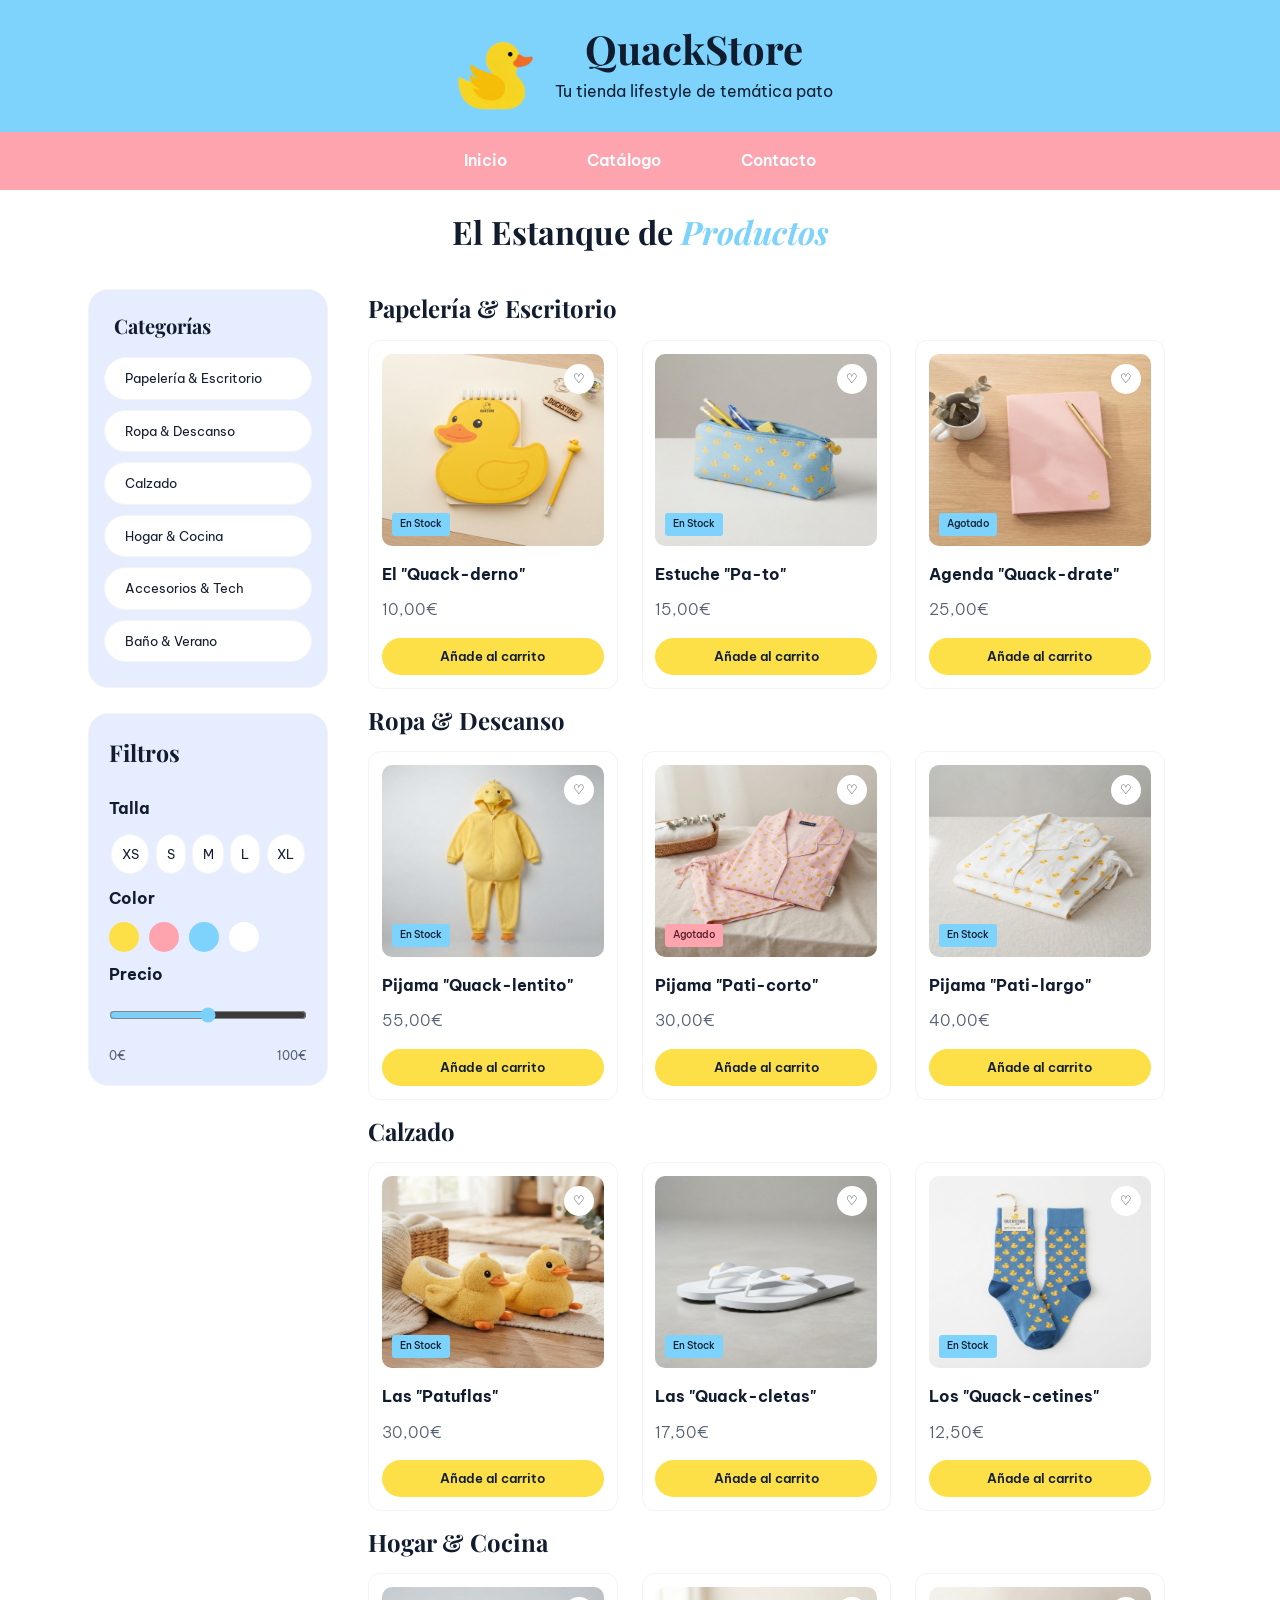
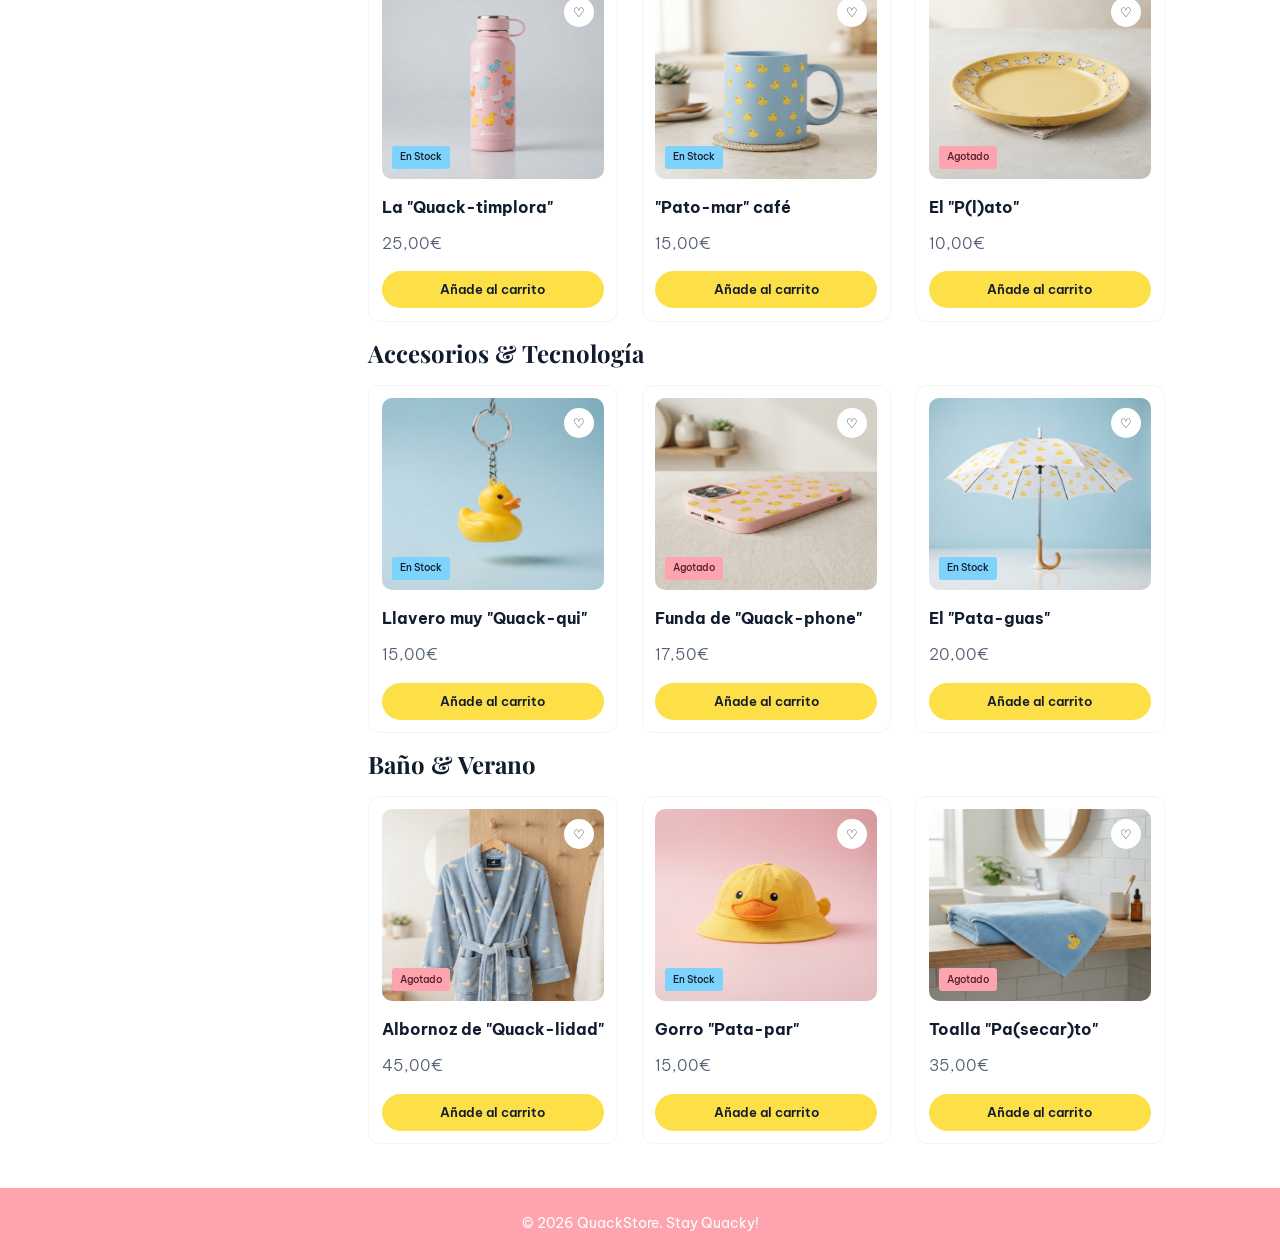
<file: catalogue.html>
<!doctype html>
<html lang="en">
  <head>
    <meta charset="UTF-8" />
    <meta name="viewport" content="width=device-width, initial-scale=1.0" />

    <link rel="stylesheet" href="catalogue.css" />

    <link rel="preconnect" href="https://fonts.googleapis.com" />
    <link rel="preconnect" href="https://fonts.gstatic.com" crossorigin />
    <link
      href="https://fonts.googleapis.com/css2?family=Be+Vietnam+Pro:ital,wght@0,400;0,500;0,600;0,700;1,400&family=Playfair+Display:ital,wght@0,600;0,700;1,400;1,600&display=swap"
      rel="stylesheet"
    />

    <title>Catálogo</title>
    <style>
      /* Estilos para el botón (20% más pequeño) */
      .menu-toggle {
        display: none;
        flex-direction: column;
        justify-content: space-between;
        width: 30px;
        height: 21px;
        background: transparent;
        border: none;
        cursor: pointer;
        padding: 0;
        margin: 16px auto;
      }

      /* Líneas triples estilizadas */
      .menu-toggle span {
        width: 100%;
        height: 3px;
        background-color: #ffffff !important;
        border-radius: 3px;
        display: block;
      }

      /* --- CAMBIOS DRÁSTICOS PARA MÓVIL --- */
      @media (max-width: 767px) {
        /* Forzamos a la barra rosa a expandirse por completo */
        nav {
          display: block !important;
          width: 100% !important;
          min-height: 65px !important;
          background-color: var(--secondary-pink) !important;
          margin: 0 !important;
          padding: 5px 0 !important;
        }

        .menu-toggle {
          display: flex !important;
        }

        /* Enlaces ocultos en vertical */
        nav ul.nav-menu {
          display: none !important;
          flex-direction: column !important;
          gap: 1.5rem !important;
          padding: 1.5rem 0 !important;
          width: 100% !important;
          margin: 0 !important;
          background-color: var(--secondary-pink) !important;
        }

        /* Al hacer clic, se despliega sobre fondo rosa */
        nav ul.nav-menu.active {
          display: flex !important;
        }
      }
    </style>
  </head>

  <body>
    <header>
      <div class="header-contenido">
        <img
          src="FotosProducto/logo_QS_SF.png"
          alt="Logo de QuackStore"
          class="logo"
        />
        <div class="texto-header">
          <h1>QuackStore</h1>
          <p>Tu tienda lifestyle de temática pato</p>
        </div>
      </div>
      <nav>
        <button class="menu-toggle" id="menuToggle" aria-label="Abrir menú">
          <span></span>
          <span></span>
          <span></span>
        </button>

        <ul class="nav-menu">
          <li><a href="index.html">Inicio</a></li>
          <li><a href="catalogue.html">Catálogo</a></li>
          <li><a href="pagina_contacto.html">Contacto</a></li>
        </ul>
      </nav>
    </header>

    <section class="page-title">
      <h1>El Estanque de <span>Productos</span></h1>
    </section>

    <main>
      <aside class="sidebar">
        <section class="container-catalogue">
          <h2>Categorías</h2>
          <ul class="categories">
            <li>Papelería & Escritorio</li>
            <li>Ropa & Descanso</li>
            <li>Calzado</li>
            <li>Hogar & Cocina</li>
            <li>Accesorios & Tech</li>
            <li>Baño & Verano</li>
          </ul>
        </section>

        <section class="container-filter">
          <h2>Filtros</h2>
          <ul class="filter">
            <li>
              <h3>Talla</h3>
              <ul class="size">
                <li>XS</li>
                <li>S</li>
                <li>M</li>
                <li>L</li>
                <li>XL</li>
              </ul>
            </li>

            <li>
              <h3>Color</h3>
              <ul class="colors">
                <span class="yellow"></span>
                <span class="pink"></span>
                <span class="blue"></span>
                <span class="white"></span>
              </ul>
            </li>

            <li>
              <h3>Precio</h3>
              <input
                type="range"
                min="0"
                max="100"
                value="50"
                class="price-slider"
              />
              <p class="price-range">
                <span>0€</span>
                <span>100€</span>
              </p>
            </li>
          </ul>
        </section>
      </aside>

      <section class="catalogue">
        <h2 class="category-title">Papelería & Escritorio</h2>
        <section class="category-block">
          <section class="card">
            <section class="card-image">
              <span class="badge">En Stock</span>
              <button class="wishlist-btn">♡</button>
              <img
                src="img.cat/Papelería y escritorio/nb.pato.png"
                class="card-image"
              />
            </section>
            <h4>El "Quack-derno"</h4>
            <p class="price">10,00€</p>
            <button class="add-cart">Añade al carrito</button>
          </section>

          <section class="card">
            <section class="card-image">
              <span class="badge">En Stock</span>
              <button class="wishlist-btn">♡</button>
              <img
                src="img.cat/Papelería y escritorio/case.stmp.png"
                class="card-image"
              />
            </section>
            <h4>Estuche "Pa-to"</h4>
            <p class="price">15,00€</p>
            <button class="add-cart">Añade al carrito</button>
          </section>

          <section class="card">
            <section class="card-image">
              <span class="badge">Agotado</span>
              <button class="wishlist-btn">♡</button>
              <img
                src="img.cat/Papelería y escritorio/agenda.minipros.png"
                class="card-image"
              />
            </section>
            <h4>Agenda "Quack-drate"</h4>
            <p class="price">25,00€</p>
            <button class="add-cart">Añade al carrito</button>
          </section>
        </section>

        <h2 class="category-title">Ropa & Descanso</h2>
        <section class="category-block">
          <section class="card">
            <section class="card-image">
              <span class="badge">En Stock</span>
              <button class="wishlist-btn">♡</button>
              <img
                src="img.cat/Ropa y descanso/pijama.pato.png"
                class="card-image"
              />
            </section>
            <h4>Pijama "Quack-lentito"</h4>
            <p class="price">55,00€</p>
            <button class="add-cart">Añade al carrito</button>
          </section>

          <section class="card">
            <section class="card-image">
              <span class="badge_not">Agotado</span>
              <button class="wishlist-btn">♡</button>
              <img
                src="img.cat/Ropa y descanso/pijama.stmpr.png"
                class="card-image"
              />
            </section>
            <h4>Pijama "Pati-corto"</h4>
            <p class="price">30,00€</p>
            <button class="add-cart">Añade al carrito</button>
          </section>

          <section class="card">
            <section class="card-image">
              <span class="badge">En Stock</span>
              <button class="wishlist-btn">♡</button>
              <img
                src="img.cat/Ropa y descanso/pijama.stmp.png"
                class="card-image"
              />
            </section>
            <h4>Pijama "Pati-largo"</h4>
            <p class="price">40,00€</p>
            <button class="add-cart">Añade al carrito</button>
          </section>
        </section>

        <h2 class="category-title">Calzado</h2>
        <section class="category-block">
          <section class="card">
            <section class="card-image">
              <span class="badge">En Stock</span>
              <button class="wishlist-btn">♡</button>
              <img src="img.cat/Calzado/shoes.pato.png" class="card-image" />
            </section>
            <h4><a href="producto.html">Las "Patuflas"</a></h4>
            <p class="price">30,00€</p>
            <button class="add-cart">Añade al carrito</button>
          </section>

          <section class="card">
            <section class="card-image">
              <span class="badge">En Stock</span>
              <button class="wishlist-btn">♡</button>
              <img src="img.cat/Calzado/chancla.blaca.png" class="card-image" />
            </section>
            <h4>Las "Quack-cletas"</h4>
            <p class="price">17,50€</p>
            <button class="add-cart">Añade al carrito</button>
          </section>

          <section class="card">
            <section class="card-image">
              <span class="badge">En Stock</span>
              <button class="wishlist-btn">♡</button>
              <img src="img.cat/Calzado/shoks.stmp.png" class="card-image" />
            </section>
            <h4>Los "Quack-cetines"</h4>
            <p class="price">12,50€</p>
            <button class="add-cart">Añade al carrito</button>
          </section>
        </section>

        <h2 class="category-title">Hogar & Cocina</h2>
        <section class="category-block">
          <section class="card">
            <section class="card-image">
              <span class="badge">En Stock</span>
              <button class="wishlist-btn">♡</button>
              <img
                src="img.cat/Hogar y cocina/botella.stmpros.png"
                class="card-image"
              />
            </section>
            <h4>La "Quack-timplora"</h4>
            <p class="price">25,00€</p>
            <button class="add-cart">Añade al carrito</button>
          </section>

          <section class="card">
            <section class="card-image">
              <span class="badge">En Stock</span>
              <button class="wishlist-btn">♡</button>
              <img
                src="img.cat/Hogar y cocina/mug.stmp.png"
                class="card-image"
              />
            </section>
            <h4>"Pato-mar" café</h4>
            <p class="price">15,00€</p>
            <button class="add-cart">Añade al carrito</button>
          </section>

          <section class="card">
            <section class="card-image">
              <span class="badge_not">Agotado</span>
              <button class="wishlist-btn">♡</button>
              <img
                src="img.cat/Hogar y cocina/plato.stpm.yel.png"
                class="card-image"
              />
            </section>
            <h4>El "P(l)ato"</h4>
            <p class="price">10,00€</p>
            <button class="add-cart">Añade al carrito</button>
          </section>
        </section>

        <h2 class="category-title">Accesorios & Tecnología</h2>
        <section class="category-block">
          <section class="card">
            <section class="card-image">
              <span class="badge">En Stock</span>
              <button class="wishlist-btn">♡</button>
              <img
                src="img.cat/Accesorios y tecnología/llavero.png"
                class="card-image"
              />
            </section>
            <h4>Llavero muy "Quack-qui"</h4>
            <p class="price">15,00€</p>
            <button class="add-cart">Añade al carrito</button>
          </section>

          <section class="card">
            <section class="card-image">
              <span class="badge_not">Agotado</span>
              <button class="wishlist-btn">♡</button>
              <img
                src="img.cat/Accesorios y tecnología/pcover.stmp.png"
                class="card-image"
              />
            </section>
            <h4>Funda de "Quack-phone"</h4>
            <p class="price">17,50€</p>
            <button class="add-cart">Añade al carrito</button>
          </section>

          <section class="card">
            <section class="card-image">
              <span class="badge">En Stock</span>
              <button class="wishlist-btn">♡</button>
              <img
                src="img.cat/Accesorios y tecnología/paraguas.stmp.png"
                class="card-image"
              />
            </section>
            <h4>El "Pata-guas"</h4>
            <p class="price">20,00€</p>
            <button class="add-cart">Añade al carrito</button>
          </section>
        </section>

        <h2 class="category-title">Baño & Verano</h2>
        <section class="category-block">
          <section class="card">
            <section class="card-image">
              <span class="badge_not">Agotado</span>
              <button class="wishlist-btn">♡</button>
              <img
                src="img.cat/Baño y verano/albornoz.stmp.png"
                class="card-image"
              />
            </section>
            <h4>Albornoz de "Quack-lidad"</h4>
            <p class="price">45,00€</p>
            <button class="add-cart">Añade al carrito</button>
          </section>

          <section class="card">
            <section class="card-image">
              <span class="badge">En Stock</span>
              <button class="wishlist-btn">♡</button>
              <img src="img.cat/Baño y verano/hatpato.png" class="card-image" />
            </section>
            <h4>Gorro "Pata-par"</h4>
            <p class="price">15,00€</p>
            <button class="add-cart">Añade al carrito</button>
          </section>

          <section class="card">
            <section class="card-image">
              <span class="badge_not">Agotado</span>
              <button class="wishlist-btn">♡</button>
              <img src="img.cat/Baño y verano/toalla.png" class="card-image" />
            </section>
            <h4>Toalla "Pa(secar)to"</h4>
            <p class="price">35,00€</p>
            <button class="add-cart">Añade al carrito</button>
          </section>
        </section>
      </section>
    </main>

    <footer>
      <p>© 2026 QuackStore. Stay Quacky!</p>
    </footer>
    <script src="main.js"></script>
  </body>
</html>
</file>
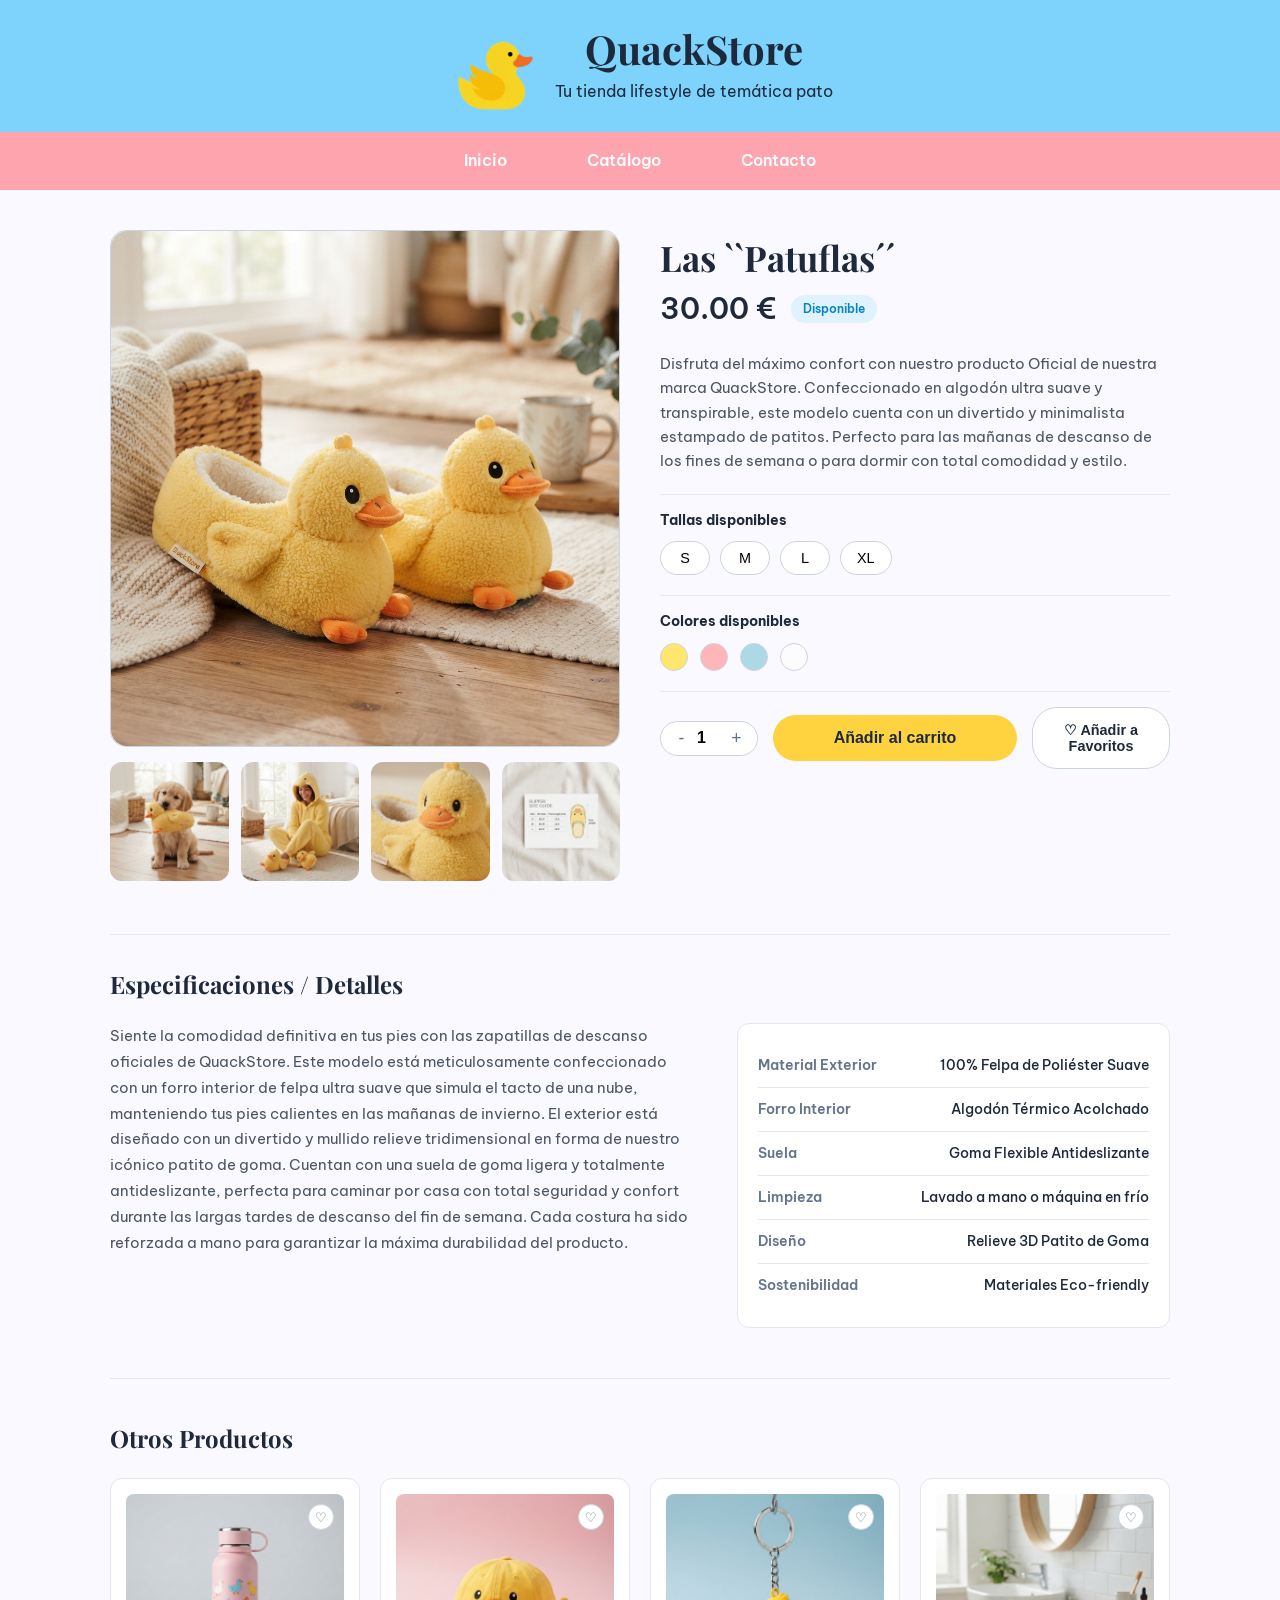
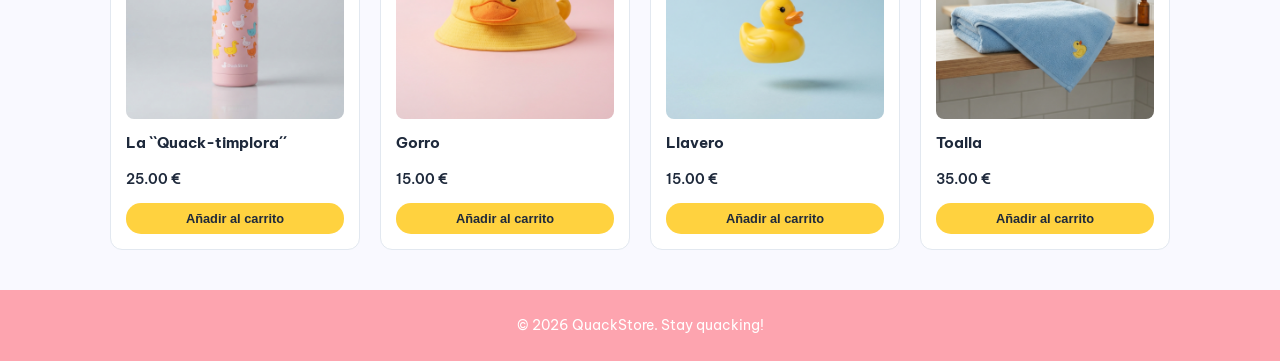
<file: detalles.html>
<!doctype html>
<html lang="es">
  <head>
    <meta charset="UTF-8" />
    <meta name="viewport" content="width=device-width, initial-scale=1.0" />
    <title>DuckStore - Detalle del Producto Pijama Oficial DuckStore</title>

    <!-- ENLACE ADAPTADO A TU DISPOSICIÓN LOCAL EN LA MISMA CARPETA -->
    <link rel="preconnect" href="https://fonts.googleapis.com" />
    <link rel="preconnect" href="https://fonts.gstatic.com" crossorigin />
    <link
      href="https://fonts.googleapis.com/css2?family=Be+Vietnam+Pro:wght@400;600&family=Playfair+Display:wght@700;800&display=swap"
      rel="stylesheet"
    />

    <link rel="stylesheet" href="styles_producto.css" />

    <style>
      /* ==========================================================================
           1. ESTILOS EXCLUSIVOS DE LA FICHA DE PRODUCTO
           ========================================================================== */
      .component-wrapper {
        max-width: 1100px;
        width: 100%;
        display: flex;
        flex-direction: column;
        gap: 50px;
        margin: 40px auto;
        padding: 0 20px;
      }

      /* BLOQUE SUPERIOR (Fotos + Compra) */
      .product-container {
        display: flex;
        flex-direction: row;
        gap: 40px;
        width: 100%;
      }

      .product-gallery {
        flex: 1;
        display: flex;
        flex-direction: column;
        gap: 15px;
        min-width: 300px;
      }

      .main-image-box {
        width: 100%;
        aspect-ratio: 1 / 1;
        background-color: #f8fafc;
        border: 1px solid #cbd5e1;
        border-radius: 16px;
      }

      .thumbnails-container {
        display: flex;
        gap: 12px;
        justify-content: space-between;
        width: 100%; /* Obliga a la fila a medir lo mismo que la foto grande */
      }

      .thumb-btn {
        flex: 1;
        aspect-ratio: 1 / 1;
        background-color: #f8fafc;
        border: 1px solid #cbd5e1;
        border-radius: 12px;
        cursor: pointer;
        padding: 0;
        border: none;
        background: none;
      }

      .thumb-btn img {
        width: 100%;
        height: 100%;
        object-fit: cover;
      }

      .product-info {
        flex: 1;
        display: flex;
        flex-direction: column;
        gap: 20px;
        min-width: 300px;
        text-align: left;
      }

      .product-title {
        font-size: 2.2rem;
        font-weight: 700;
        color: var(--neutral-navy);
      }

      .price-stock-row {
        display: flex;
        align-items: center;
        gap: 15px;
      }

      .product-price {
        font-size: 1.8rem;
        font-weight: 600;
        color: var(--neutral-navy);
      }

      .stock-badge {
        background-color: #e0f2fe;
        color: #0284c7;
        padding: 4px 12px;
        border-radius: 20px;
        font-size: 0.75rem;
        font-weight: 600;
      }

      .product-description {
        color: #4b5563;
        font-size: 0.95rem;
        line-height: 1.6;
      }

      .option-block {
        border-top: 1px solid #e2e8f0;
        padding-top: 15px;
      }

      .option-title {
        font-size: 0.85rem;
        font-weight: 700;
        color: var(--neutral-navy);
        margin-bottom: 10px;
        display: block;
      }

      /* SELECTORES LIMPIOS (SIN BORDES DE SELECCIÓN POR DEFECTO) */
      .size-selector {
        display: flex;
        gap: 10px;
      }

      .size-btn {
        background-color: #ffffff;
        border: 1px solid #cbd5e1;
        padding: 8px 16px;
        border-radius: 20px;
        cursor: pointer;
        font-size: 0.9rem;
        min-width: 50px;
        transition: all 0.2s ease;
      }

      .color-selector {
        display: flex;
        gap: 12px;
      }

      .color-btn {
        width: 28px;
        height: 28px;
        border-radius: 50%;
        border: 1px solid #cbd5e1;
        cursor: pointer;
      }

      .color-yellow {
        background-color: var(--primary);
      }
      .color-pink {
        background-color: var(--secondary-pink);
      }
      .color-blue {
        background-color: var(--secondary-blue);
      }

      /* ACCIONES DE COMPRA */
      .actions-row {
        display: flex;
        align-items: center;
        gap: 15px;
        border-top: 1px solid #e2e8f0;
        padding-top: 15px;
      }

      .quantity-selector {
        display: flex;
        align-items: center;
        border: 1px solid #cbd5e1;
        border-radius: 20px;
        padding: 4px 8px;
        background-color: #ffffff;
      }

      .quantity-btn {
        background: none;
        border: none;
        width: 25px;
        height: 25px;
        cursor: pointer;
        font-size: 1.1rem;
        color: #64748b;
      }

      .quantity-input {
        width: 30px;
        text-align: center;
        border: none;
        font-size: 1rem;
        font-weight: 600;
      }

      .btn-primary {
        flex: 2;
        background-color: var(--primary);
        border: none;
        color: var(--neutral-navy);
        padding: 14px;
        border-radius: 25px;
        font-weight: 700;
        font-size: 1rem;
        cursor: pointer;
      }

      .btn-secondary {
        flex: 1;
        background-color: #ffffff;
        border: 1px solid #cbd5e1;
        color: var(--neutral-navy);
        padding: 14px;
        border-radius: 25px;
        font-size: 0.9rem;
        font-weight: 600;
        cursor: pointer;
      }

      /* BLOQUE INFERIOR (Especificaciones) */
      .details-section {
        border-top: 1px solid #e2e8f0;
        padding-top: 30px;
        text-align: left;
      }

      .details-heading {
        font-size: 1.5rem;
        font-weight: 700;
        color: var(--neutral-navy);
        margin-bottom: 20px;
      }

      .details-layout {
        display: flex;
        flex-direction: row;
        gap: 40px;
      }

      .details-text-block {
        flex: 1.2;
        color: #4b5563;
        font-size: 0.95rem;
        line-height: 1.7;
      }

      .details-specs-block {
        background-color: #ffffff;
        border: 1px solid #e2e8f0;
        border-radius: 12px;
        padding: 20px;
        flex: 0.8;
      }

      .spec-row {
        display: flex;
        justify-content: space-between;
        padding: 10px 0;
        border-bottom: 1px solid #e2e8f0;
        font-size: 0.9rem;
      }

      .spec-row:last-child {
        border-bottom: none;
      }
      .spec-label {
        font-weight: 600;
        color: #64748b;
      }
      .spec-value {
        font-weight: 500;
        color: var(--neutral-navy);
        text-align: right;
      }

      /* REJILLA DE ARTÍCULOS SIMILARES */
      .related-section {
        border-top: 1px solid #e2e8f0;
        padding-top: 40px;
        text-align: left;
      }

      .related-grid {
        display: grid;
        grid-template-columns: repeat(4, 1fr);
        gap: 20px;
        margin-top: 20px;
      }

      .product-card {
        background-color: #ffffff;
        border: 1px solid #e2e8f0;
        border-radius: 12px;
        padding: 15px;
        display: flex;
        flex-direction: column;
        gap: 12px;
        position: relative;
      }

      .card-img-box {
        width: 100%;
        aspect-ratio: 1 / 1;
        background-color: #f8fafc;
        border-radius: 8px;
      }

      .card-title {
        font-size: 0.95rem;
        font-weight: 700;
        color: #1e293b;
      }

      .card-price {
        font-size: 0.9rem;
        font-weight: 600;
        color: #1e293b;
      }

      .card-btn {
        background-color: #ffd23f;
        border: none;
        color: #1e293b;
        padding: 8px;
        border-radius: 15px;
        font-weight: 600;
        font-size: 0.8rem;
        cursor: pointer;
        width: 100%;
        margin-top: auto;
      }

      .card-fav-icon {
        position: absolute;
        top: 25px;
        right: 25px;
        background: white;
        border: 1px solid #cbd5e1;
        border-radius: 50%;
        width: 26px;
        height: 26px;
        display: flex;
        align-items: center;
        justify-content: center;
        font-size: 0.8rem;
        color: #64748b;
      }

      /* RESPONSIVE MÓVIL */
      @media (max-width: 768px) {
        .product-container {
          flex-direction: column;
        }
        .actions-row {
          flex-direction: column;
          align-items: stroke;
        }
        .details-layout {
          flex-direction: column;
          gap: 25px;
        }
        .related-grid {
          grid-template-columns: repeat(2, 1fr);
        }
      }
    </style>
  </head>
  <body>
    <!-- CABECERA OFICIAL DE TU COMPAÑERA -->
    <header>
      <div class="header-contenido">
        <img
          src="FotosProducto/logo_QS_SF.png"
          alt="Logo de QuackStore"
          class="logo"
        />
        <div class="texto-header">
          <h1>QuackStore</h1>
          <p>Tu tienda lifestyle de temática pato</p>
        </div>
      </div>
      <nav>
        <ul>
          <li><a href="#">Inicio</a></li>
          <li><a href="#">Catálogo</a></li>
          <li><a href="#">Contacto</a></li>
        </ul>
      </nav>
    </header>

    <!-- CONTENEDOR ENVOLVENTE GENERAL -->
    <div class="component-wrapper">
      <!-- BLOQUE DE COMPRA PRINCIPAL -->
      <div class="product-container">
        <div class="product-gallery">
          <!-- 1. AQUÍ METES LA IMAGEN PRINCIPAL GRANDE -->
          <div class="main-image-box">
            <img
              src="FotosProducto/img_principal_zapatos_patitos.png"
              alt="Las ``Patuflas´´"
              style="
                width: 100%;
                height: 100%;
                object-fit: cover;
                border-radius: 16px;
              "
            />
          </div>

          <!-- 2. AQUÍ METES LAS 4 IMÁGENES ADICIONALES (UNA DENTRO DE CADA BOTÓN) -->
          <div class="thumbnails-container">
            <button type="button" class="thumb-btn">
              <img
                src="FotosProducto/img_adicional_1.png"
                alt="Imagen Adicional del Artículo"
                style="
                  width: 100%;
                  height: 100%;
                  object-fit: cover;
                  border-radius: 12px;
                "
              />
            </button>
            <button type="button" class="thumb-btn">
              <img
                src="FotosProducto/img_adicional_2.png"
                alt="Imagen Adicional del Artículo"
                style="
                  width: 100%;
                  height: 100%;
                  object-fit: cover;
                  border-radius: 12px;
                "
              />
            </button>
            <button type="button" class="thumb-btn">
              <img
                src="FotosProducto/img_adicional_3.png"
                alt="Imagen Adicional del Artículo"
                style="
                  width: 100%;
                  height: 100%;
                  object-fit: cover;
                  border-radius: 12px;
                "
              />
            </button>
            <button type="button" class="thumb-btn">
              <img
                src="FotosProducto/img_adicional_4.png"
                alt="Imagen Adicional del Artículo"
                style="
                  width: 100%;
                  height: 100%;
                  object-fit: cover;
                  border-radius: 12px;
                "
              />
            </button>
          </div>
        </div>

        <!-- BLOQUE DE TEXTOS E INFORMACIÓN DE COMPRA -->
        <div class="product-info">
          <div>
            <h1 class="product-title">Las ``Patuflas´´</h1>
            <div class="price-stock-row">
              <span class="product-price">30.00 €</span>
              <span class="stock-badge">Disponible</span>
            </div>
          </div>

          <p class="product-description">
            Disfruta del máximo confort con nuestro producto Oficial de nuestra
            marca QuackStore. Confeccionado en algodón ultra suave y
            transpirable, este modelo cuenta con un divertido y minimalista
            estampado de patitos. Perfecto para las mañanas de descanso de los
            fines de semana o para dormir con total comodidad y estilo.
          </p>

          <!-- Tallas -->
          <div class="option-block">
            <span class="option-title">Tallas disponibles</span>
            <div class="size-selector">
              <button type="button" class="size-btn">S</button>
              <button type="button" class="size-btn">M</button>
              <button type="button" class="size-btn">L</button>
              <button type="button" class="size-btn">XL</button>
            </div>
          </div>

          <!-- Colores -->
          <div class="option-block">
            <span class="option-title">Colores disponibles</span>
            <div class="color-selector">
              <button
                type="button"
                class="color-btn"
                style="background-color: #ffe66d"
              ></button>
              <button
                type="button"
                class="color-btn"
                style="background-color: #ffb6b9"
              ></button>
              <button
                type="button"
                class="color-btn"
                style="background-color: #add8e6"
              ></button>
              <button
                type="button"
                class="color-btn"
                style="background-color: #fcfcfc"
              ></button>
            </div>
          </div>

          <!-- Selector de cantidad y botones de acción -->
          <div class="actions-row">
            <div class="quantity-selector">
              <button type="button" class="quantity-btn">-</button>
              <input
                type="number"
                class="quantity-input"
                value="1"
                min="1"
                readonly
              />
              <button type="button" class="quantity-btn">+</button>
            </div>

            <button
              type="button"
              class="btn-primary"
              style="background-color: #ffd23f"
            >
              Añadir al carrito
            </button>
            <button type="button" class="btn-secondary">
              ♡ Añadir a Favoritos
            </button>
          </div>
        </div>
      </div>

      <!-- ESPECIFICACIONES Y DETALLES TÉCNICOS -->
      <div class="details-section">
        <h2 class="details-heading">Especificaciones / Detalles</h2>
        <div class="details-layout">
          <div class="details-text-block">
            <p>
              Siente la comodidad definitiva en tus pies con las zapatillas de
              descanso oficiales de QuackStore. Este modelo está meticulosamente
              confeccionado con un forro interior de felpa ultra suave que
              simula el tacto de una nube, manteniendo tus pies calientes en las
              mañanas de invierno. El exterior está diseñado con un divertido y
              mullido relieve tridimensional en forma de nuestro icónico patito
              de goma. Cuentan con una suela de goma ligera y totalmente
              antideslizante, perfecta para caminar por casa con total seguridad
              y confort durante las largas tardes de descanso del fin de semana.
              Cada costura ha sido reforzada a mano para garantizar la máxima
              durabilidad del producto.
            </p>
          </div>

          <div class="details-specs-block">
            <div class="spec-row">
              <span class="spec-label">Material Exterior</span
              ><span class="spec-value">100% Felpa de Poliéster Suave</span>
            </div>
            <div class="spec-row">
              <span class="spec-label">Forro Interior</span
              ><span class="spec-value">Algodón Térmico Acolchado</span>
            </div>
            <div class="spec-row">
              <span class="spec-label">Suela</span
              ><span class="spec-value">Goma Flexible Antideslizante</span>
            </div>
            <div class="spec-row">
              <span class="spec-label">Limpieza</span
              ><span class="spec-value">Lavado a mano o máquina en frío</span>
            </div>
            <div class="spec-row">
              <span class="spec-label">Diseño</span
              ><span class="spec-value">Relieve 3D Patito de Goma</span>
            </div>
            <div class="spec-row">
              <span class="spec-label">Sostenibilidad</span
              ><span class="spec-value">Materiales Eco-friendly</span>
            </div>
          </div>
        </div>
      </div>

      <!-- REJILLA DE ARTÍCULOS SIMILARES -->
      <div class="related-section">
        <h2 class="details-heading">Otros Productos</h2>
        <div class="related-grid">
          <a href="#" style="text-decoration: none">
            <div class="product-card">
              <div class="card-img-box">
                <img
                  src="FotosProducto/pa_botella.png"
                  alt="La ``Quack-timplora´´"
                  style="
                    width: 100%;
                    height: 100%;
                    object-fit: cover;
                    border-radius: 8px;
                  "
                />
              </div>
              <span class="card-fav-icon">♡</span>
              <h4 class="card-title">La ``Quack-timplora´´</h4>
              <span class="card-price">25.00 €</span>
              <button type="button" class="card-btn">Añadir al carrito</button>
            </div>
          </a>

          <a href="#" style="text-decoration: none">
            <div class="product-card">
              <div class="card-img-box">
                <img
                  src="FotosProducto/pa_gorra.png"
                  alt="Gorro de Pato"
                  style="
                    width: 100%;
                    height: 100%;
                    object-fit: cover;
                    border-radius: 8px;
                  "
                />
              </div>
              <span class="card-fav-icon">♡</span>
              <h4 class="card-title">Gorro</h4>
              <span class="card-price">15.00 €</span>
              <button type="button" class="card-btn">Añadir al carrito</button>
            </div>
          </a>

          <a href="#" style="text-decoration: none">
            <div class="product-card">
              <div class="card-img-box">
                <img
                  src="FotosProducto/pa_llavero.png"
                  alt="Llavero de Pato"
                  style="
                    width: 100%;
                    height: 100%;
                    object-fit: cover;
                    border-radius: 8px;
                  "
                />
              </div>
              <span class="card-fav-icon">♡</span>
              <h4 class="card-title">Llavero</h4>
              <span class="card-price">15.00 €</span>
              <button type="button" class="card-btn">Añadir al carrito</button>
            </div>
          </a>

          <a href="#" style="text-decoration: none">
            <div class="product-card">
              <div class="card-img-box">
                <img
                  src="FotosProducto/pa_toalla.png"
                  alt="Toalla de Pato"
                  style="
                    width: 100%;
                    height: 100%;
                    object-fit: cover;
                    border-radius: 8px;
                  "
                />
              </div>
              <span class="card-fav-icon">♡</span>
              <h4 class="card-title">Toalla</h4>
              <span class="card-price">35.00 €</span>
              <button type="button" class="card-btn">Añadir al carrito</button>
            </div>
          </a>
        </div>
      </div>
    </div>

    <!-- PIE DE PÁGINA OFICIAL DE TU COMPAÑERA -->
    <footer>
      <p>&copy; 2026 QuackStore. Stay quacking!</p>
    </footer>
  </body>
</html>
</file>
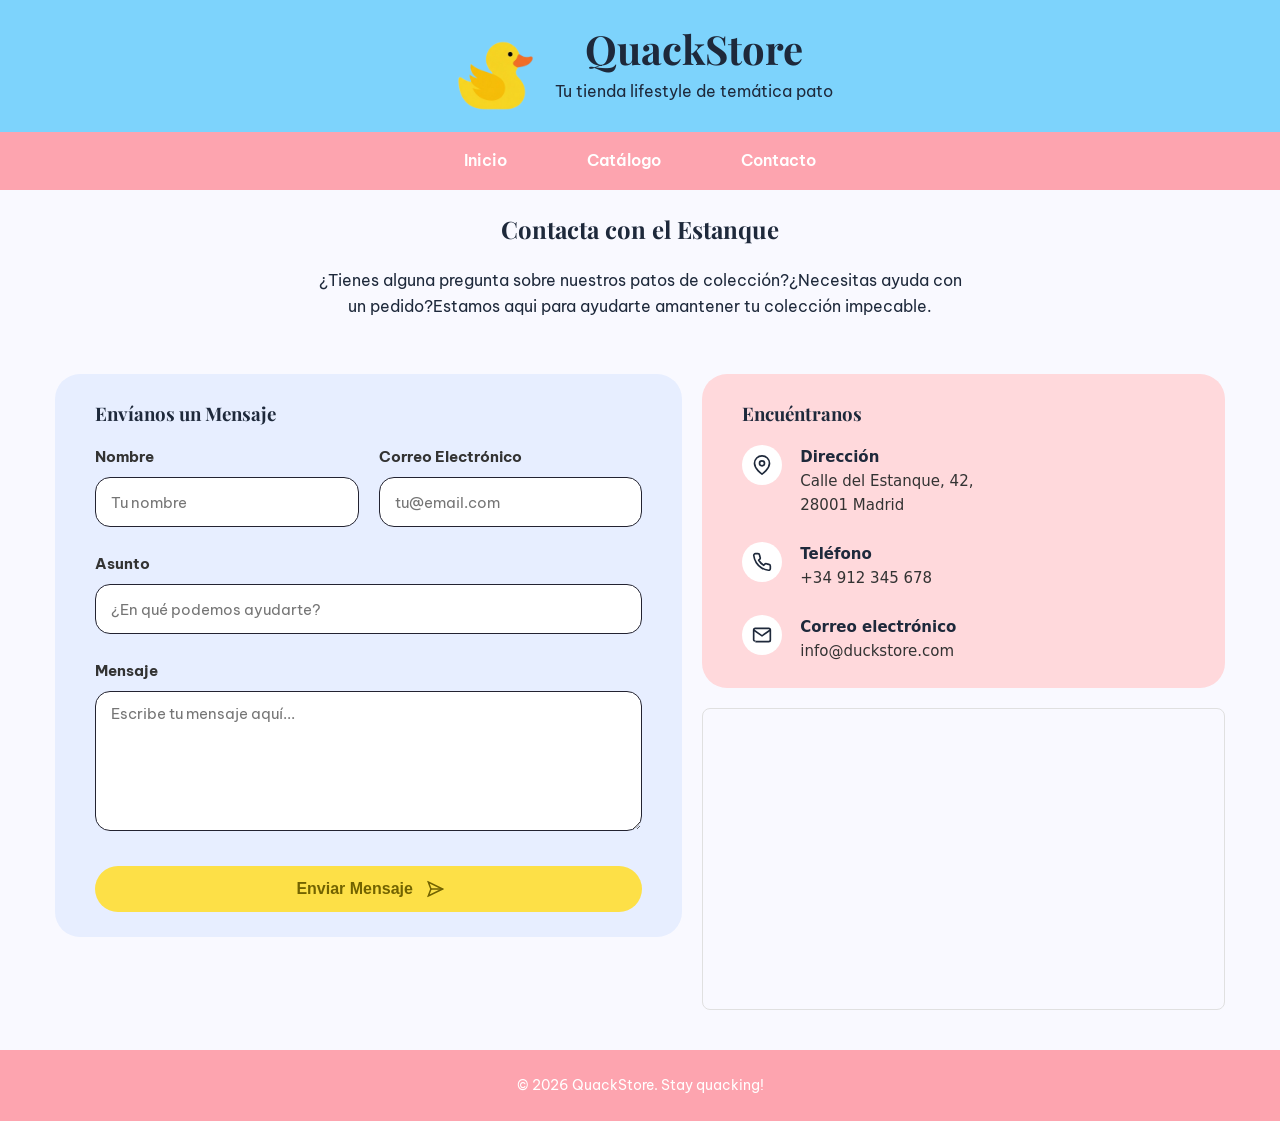
<file: pagina_contacto.html>
<!doctype html>
<html lang="es">
  <head>
    <meta charset="UTF-8" />
    <meta name="viewport" content="width=device-width, initial-scale=1.0" />

    <link rel="preconnect" href="https://fonts.googleapis.com" />
    <link rel="preconnect" href="https://fonts.gstatic.com" crossorigin />
    <link
      href="https://fonts.googleapis.com/css2?family=Be+Vietnam+Pro:wght@400;600&family=Playfair+Display:wght@700;800&display=swap"
      rel="stylesheet"
    />
    <link rel="stylesheet" href="contacto.css" />
    <link rel="stylesheet" href="styles_contacto.css" />
    <title>QuackStore</title>
    <script src="script_contacto.js" defer></script>
    <style>
      /* Estilos para el botón (20% más pequeño) */
      .menu-toggle {
        display: none;
        flex-direction: column;
        justify-content: space-between;
        width: 30px;
        height: 21px;
        background: transparent;
        border: none;
        cursor: pointer;
        padding: 0;
        margin: 16px auto;
      }

      /* Líneas triples estilizadas */
      .menu-toggle span {
        width: 100%;
        height: 3px;
        background-color: #ffffff !important;
        border-radius: 3px;
        display: block;
      }

      /* --- CAMBIOS DRÁSTICOS PARA MÓVIL --- */
      @media (max-width: 767px) {
        /* Forzamos a la barra rosa a expandirse por completo */
        nav {
          display: block !important;
          width: 100% !important;
          min-height: 65px !important;
          background-color: var(--primary) !important;
          margin: 0 !important;
          padding: 5px 0 !important;
        }

        .menu-toggle {
          display: flex !important;
        }

        /* Enlaces ocultos en vertical */
        nav ul.nav-menu {
          display: none !important;
          flex-direction: column !important;
          gap: 1.5rem !important;
          padding: 1.5rem 0 !important;
          width: 100% !important;
          margin: 0 !important;
          background-color: var(--primary) !important;
        }

        /* Al hacer clic, se despliega sobre fondo rosa */
        nav ul.nav-menu.active {
          display: flex !important;
        }
      }
    </style>
  </head>
  <body>
    <header>
      <div class="header-contenido">
        <img
          src="FotosProducto/logo_QS_SF.png"
          alt="Logo de QuackStore"
          class="logo"
        />
        <div class="texto-header">
          <h1>QuackStore</h1>
          <p>Tu tienda lifestyle de temática pato</p>
        </div>
      </div>
      <nav>
        <button class="menu-toggle" id="menuToggle" aria-label="Abrir menú">
          <span></span>
          <span></span>
          <span></span>
        </button>

        <ul class="nav-menu">
          <li><a href="index.html">Inicio</a></li>
          <li><a href="catalogue.html">Catálogo</a></li>
          <li><a href="pagina_contacto.html">Contacto</a></li>
        </ul>
      </nav>
    </header>
    <main>
      <article class="introduccion">
        <h2>Contacta con el Estanque</h2>
        <p class="indroduccion-texto">
          ¿Tienes alguna pregunta sobre nuestros patos de colección?¿Necesitas
          ayuda con un pedido?Estamos aqui para ayudarte amantener tu colección
          impecable.
        </p>
      </article>
      <!-- Bloque 1: El Formulario -->
      <section class="contenedor-principal">
        <section class="tarjeta formulario">
          <h3>Envíanos un Mensaje</h3>
          <!-- Aquí irán tus inputs más adelante -->
          <form
            action="#"
            method="POST"
            id="miFormulario"
            class="formulario-contacto"
            novalidate
          >
            <!-- Grupo 1: Nombre -->
            <section class="fila-campos">
              <!-- Campo: Nombre -->
              <section class="grupo-campo">
                <label for="nombre">Nombre</label>
                <input
                  type="text"
                  id="nombre"
                  class="validable"
                  name="nombre"
                  placeholder="Tu nombre"
                  required
                />
              </section>

              <!-- Campo: Correo -->
              <section class="grupo-campo">
                <label for="correo">Correo Electrónico</label>
                <input
                  type="email"
                  id="correo"
                  class="validable"
                  name="correo"
                  placeholder="tu@email.com"
                  required
                />
              </section>
            </section>

            <!-- Campo: Asunto (Nuevo campo que ocupa todo el ancho) -->
            <section class="grupo-campo">
              <label for="asunto">Asunto</label>
              <input
                type="text"
                id="asunto"
                class="validable"
                name="asunto"
                placeholder="¿En qué podemos ayudarte?"
                required
              />
            </section>

            <!-- Grupo 3: Mensaje -->
            <section class="grupo-campo">
              <label for="mensaje">Mensaje</label>
              <textarea
                id="mensaje"
                class="validable"
                name="mensaje"
                rows="6"
                placeholder="Escribe tu mensaje aquí..."
                required
              ></textarea>
            </section>

            <!-- Botón de envío -->
            <button type="submit" class="boton-enviar">
              <span>Enviar Mensaje</span>
              <!-- Icono del avión de papel estándar -->
              <svg
                class="icono-btn icono-avion"
                viewBox="0 0 24 24"
                fill="none"
                stroke="currentColor"
                stroke-width="2"
              >
                <line x1="22" y1="2" x2="11" y2="13"></line>
                <polygon points="22 2 15 22 11 13 2 9 22 2"></polygon>
              </svg>
            </button>
          </form>
        </section>

        <!-- Bloque 2: Datos de Contacto -->
        <section class="tarjeta informacion">
          <h3>Encuéntranos</h3>
          <!-- Aquí irán tus teléfonos y emails -->
          <ul class="lista-contacto">
            <li>
              <span class="icono"
                ><svg
                  viewBox="0 0 24 24"
                  fill="none"
                  stroke="currentColor"
                  stroke-width="2"
                >
                  <path
                    d="M21 10c0 7-9 13-9 13s-9-6-9-13a9 9 0 0 1 18 0z"
                  ></path>
                  <circle cx="12" cy="10" r="3"></circle>
                </svg>
              </span>
              <article class="texto-contacto">
                <strong>Dirección</strong>
                <span
                  >Calle del Estanque, 42, <br />
                  28001 Madrid</span
                >
              </article>
            </li>

            <li>
              <span class="icono"
                ><svg
                  viewBox="0 0 24 24"
                  fill="none"
                  stroke="currentColor"
                  stroke-width="2"
                >
                  <path
                    d="M22 16.92v3a2 2 0 0 1-2.18 2 19.79 19.79 0 0 1-8.63-3.07 19.5 19.5 0 0 1-6-6 19.79 19.79 0 0 1-3.07-8.67A2 2 0 0 1 4.11 2h3a2 2 0 0 1 2 1.72 12.84 12.84 0 0 0 .7 2.81 2 2 0 0 1-.45 2.11L8.09 9.91a16 16 0 0 0 6 6l1.27-1.27a2 2 0 0 1 2.11-.45 12.84 12.84 0 0 0 2.81.7A2 2 0 0 1 22 16.92z"
                  ></path>
                </svg>
              </span>
              <article class="texto-contacto">
                <strong>Teléfono</strong>
                <a href="tel:+34912345678">+34 912 345 678</a>
              </article>
            </li>

            <li>
              <span class="icono"
                ><svg
                  viewBox="0 0 24 24"
                  fill="none"
                  stroke="currentColor"
                  stroke-width="2"
                >
                  <path
                    d="M4 4h16c1.1 0 2 .9 2 2v12c0 1.1-.9 2-2 2H4c1.1 0-2-.9-2-2V6c0-1.1.9-2 2-2z"
                  ></path>
                  <polyline points="22,6 12,13 2,6"></polyline>
                </svg>
              </span>
              <article class="texto-contacto">
                <strong>Correo electrónico</strong>
                <a href="mailto:info@duckstore.com">info@duckstore.com</a>
              </article>
            </li>
          </ul>
        </section>

        <!-- Bloque 3: Ubicación / Mapa -->
        <section class="tarjeta-mapa">
          <!-- Aquí irá tu mapa -->
          <iframe
            src="https://www.google.com/maps/embed?pb=!1m18!1m12!1m3!1d3043.204987275067!2d-3.8190064887142294!3d40.293407271340506!2m3!1f0!2f0!3f0!3m2!1i1024!2i768!4f13.1!3m3!1m2!1s0xd418b849458cdb3%3A0x6967a4c7e325eb2b!2sC.%20del%20Estanque%2C%2042%2C%2028942%20Fuenlabrada%2C%20Madrid!5e0!3m2!1ses-419!2ses!4v1788349631014!5m2!1ses-419!2ses"
            width="600"
            height="450"
            style="border: 0"
            allowfullscreen=""
            loading="lazy"
            referrerpolicy="strict-origin-when-cross-origin"
          ></iframe>
        </section>
      </section>
    </main>
    <footer>
      <p>&copy; 2026 QuackStore. Stay quacking!</p>
    </footer>
    <script src="main.js"></script>
  </body>
</html>
</file>
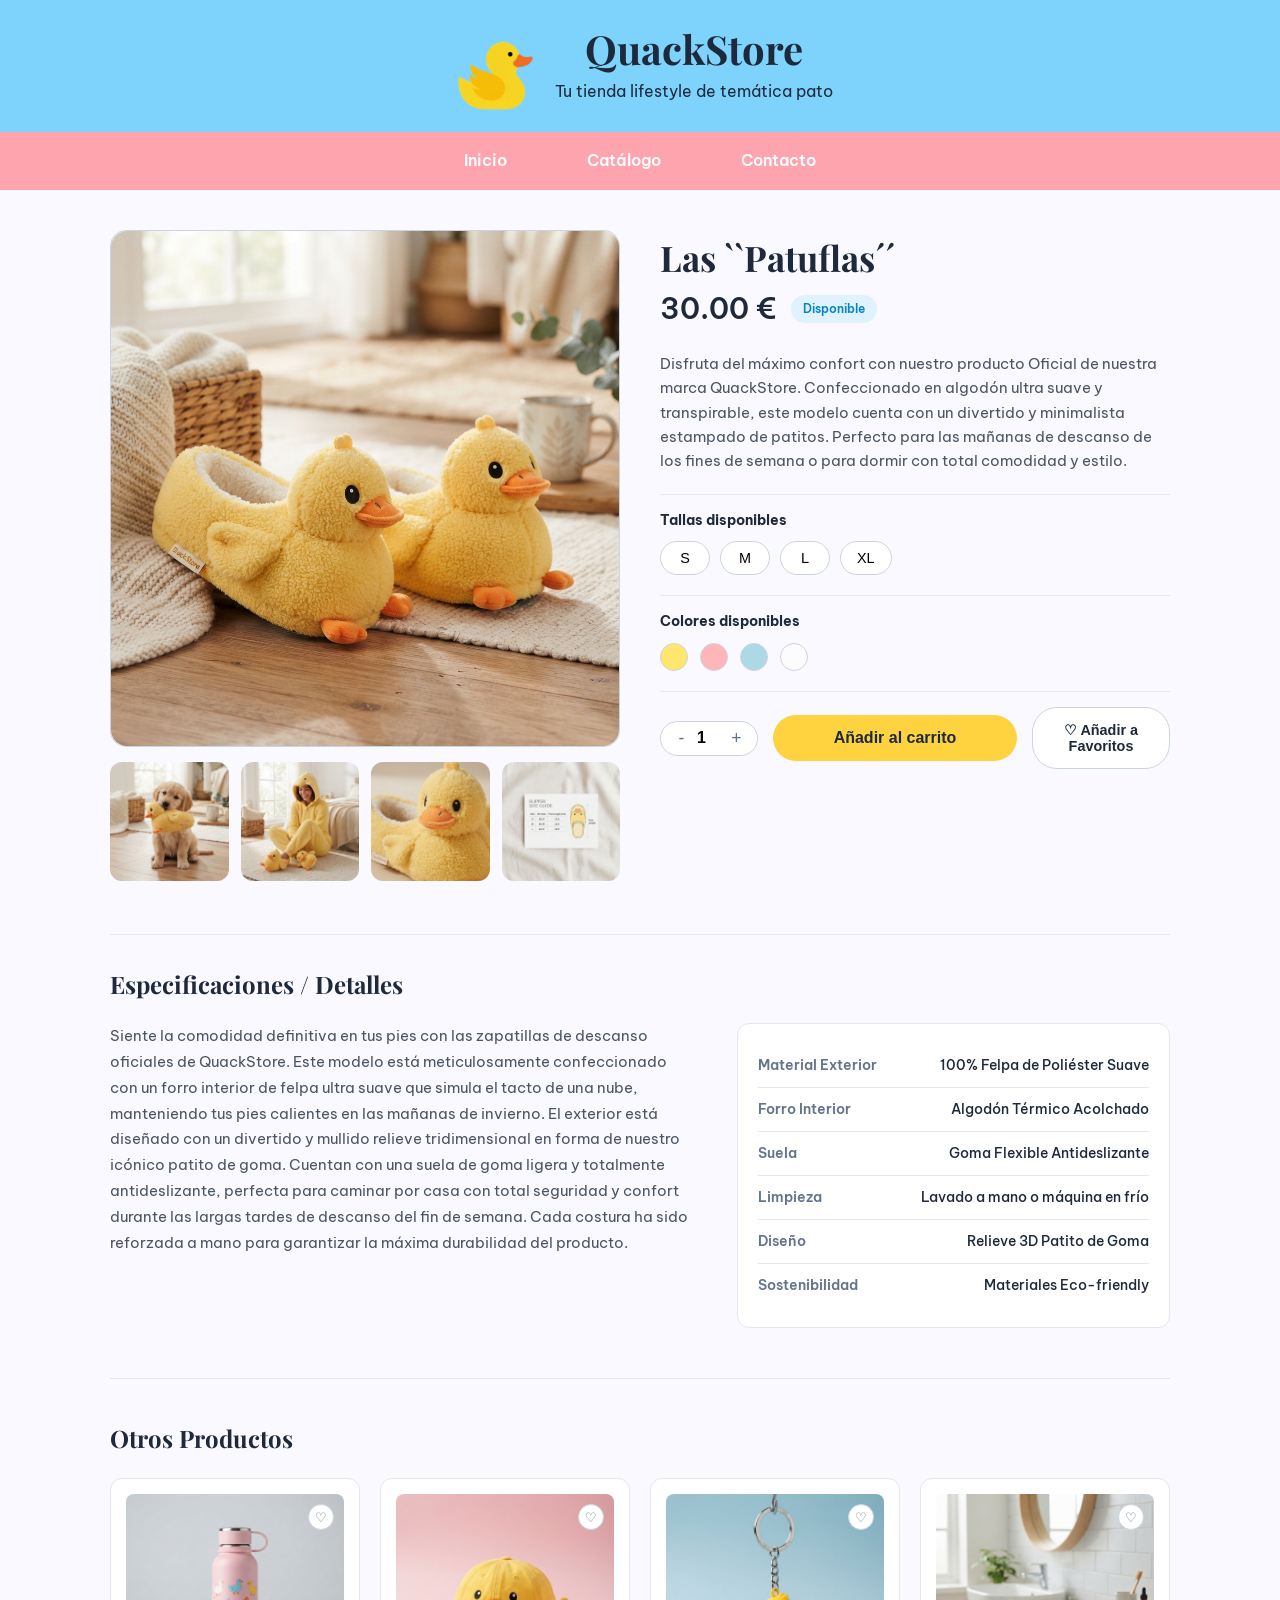
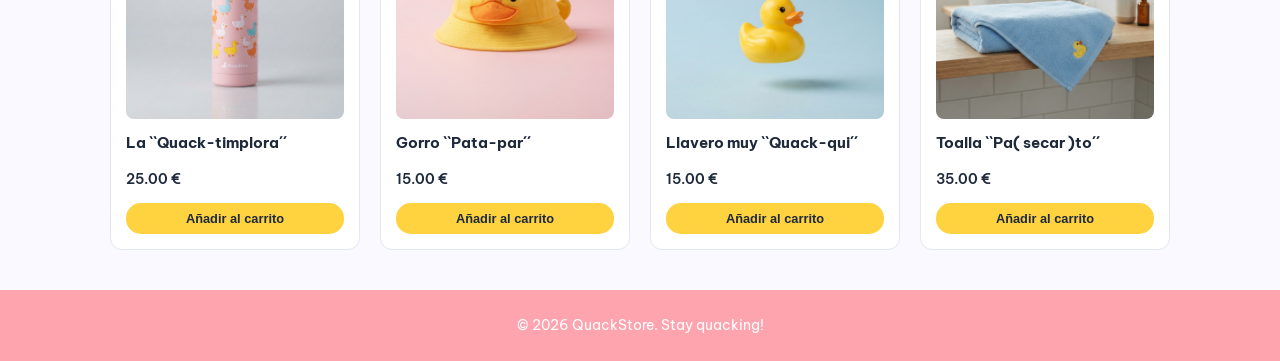
<file: producto.html>
<!doctype html>
<html lang="es">
  <head>
    <meta charset="UTF-8" />
    <meta name="viewport" content="width=device-width, initial-scale=1.0" />
    <title>DuckStore - Detalle del Producto Pijama Oficial DuckStore</title>

    <!-- ENLACE ADAPTADO A TU DISPOSICIÓN LOCAL EN LA MISMA CARPETA -->
    <link rel="preconnect" href="https://fonts.googleapis.com" />
    <link rel="preconnect" href="https://fonts.gstatic.com" crossorigin />
    <link
      href="https://fonts.googleapis.com/css2?family=Be+Vietnam+Pro:wght@400;600&family=Playfair+Display:wght@700;800&display=swap"
      rel="stylesheet"
    />

    <link rel="stylesheet" href="styles_producto.css" />

    <style>
      /* ==========================================================================
             1. ESTILOS EXCLUSIVOS DE LA FICHA DE PRODUCTO
             ========================================================================== */
      .component-wrapper {
        max-width: 1100px;
        width: 100%;
        display: flex;
        flex-direction: column;
        gap: 50px;
        margin: 40px auto;
        padding: 0 20px;
      }

      /* BLOQUE SUPERIOR (Fotos + Compra) */
      .product-container {
        display: flex;
        flex-direction: row;
        gap: 40px;
        width: 100%;
      }

      .product-gallery {
        flex: 1;
        display: flex;
        flex-direction: column;
        gap: 15px;
        min-width: 300px;
      }

      .main-image-box {
        width: 100%;
        aspect-ratio: 1 / 1;
        background-color: #f8fafc;
        border: 1px solid #cbd5e1;
        border-radius: 16px;
      }

      .thumbnails-container {
        display: flex;
        gap: 12px;
        justify-content: space-between;
        width: 100%; /* Obliga a la fila a medir lo mismo que la foto grande */
      }

      .thumb-btn {
        flex: 1;
        aspect-ratio: 1 / 1;
        background-color: #f8fafc;
        border: 1px solid #cbd5e1;
        border-radius: 12px;
        cursor: pointer;
        padding: 0;
        border: none;
        background: none;
      }

      .thumb-btn img {
        width: 100%;
        height: 100%;
        object-fit: cover;
      }

      .product-info {
        flex: 1;
        display: flex;
        flex-direction: column;
        gap: 20px;
        min-width: 300px;
        text-align: left;
      }

      .product-title {
        font-size: 2.2rem;
        font-weight: 700;
        color: var(--neutral-navy);
      }

      .price-stock-row {
        display: flex;
        align-items: center;
        gap: 15px;
      }

      .product-price {
        font-size: 1.8rem;
        font-weight: 600;
        color: var(--neutral-navy);
      }

      .stock-badge {
        background-color: #e0f2fe;
        color: #0284c7;
        padding: 4px 12px;
        border-radius: 20px;
        font-size: 0.75rem;
        font-weight: 600;
      }

      .product-description {
        color: #4b5563;
        font-size: 0.95rem;
        line-height: 1.6;
      }

      .option-block {
        border-top: 1px solid #e2e8f0;
        padding-top: 15px;
      }

      .option-title {
        font-size: 0.85rem;
        font-weight: 700;
        color: var(--neutral-navy);
        margin-bottom: 10px;
        display: block;
      }

      /* SELECTORES LIMPIOS (SIN BORDES DE SELECCIÓN POR DEFECTO) */
      .size-selector {
        display: flex;
        gap: 10px;
      }

      .size-btn {
        background-color: #ffffff;
        border: 1px solid #cbd5e1;
        padding: 8px 16px;
        border-radius: 20px;
        cursor: pointer;
        font-size: 0.9rem;
        min-width: 50px;
        transition: all 0.2s ease;
      }

      .color-selector {
        display: flex;
        gap: 12px;
      }

      .color-btn {
        width: 28px;
        height: 28px;
        border-radius: 50%;
        border: 1px solid #cbd5e1;
        cursor: pointer;
      }

      .color-yellow {
        background-color: var(--primary);
      }
      .color-pink {
        background-color: var(--secondary-pink);
      }
      .color-blue {
        background-color: var(--secondary-blue);
      }

      /* ACCIONES DE COMPRA */
      .actions-row {
        display: flex;
        align-items: center;
        gap: 15px;
        border-top: 1px solid #e2e8f0;
        padding-top: 15px;
      }

      .quantity-selector {
        display: flex;
        align-items: center;
        border: 1px solid #cbd5e1;
        border-radius: 20px;
        padding: 4px 8px;
        background-color: #ffffff;
      }

      .quantity-btn {
        background: none;
        border: none;
        width: 25px;
        height: 25px;
        cursor: pointer;
        font-size: 1.1rem;
        color: #64748b;
      }

      .quantity-input {
        width: 30px;
        text-align: center;
        border: none;
        font-size: 1rem;
        font-weight: 600;
      }

      .btn-primary {
        flex: 2;
        background-color: var(--primary);
        border: none;
        color: var(--neutral-navy);
        padding: 14px;
        border-radius: 25px;
        font-weight: 700;
        font-size: 1rem;
        cursor: pointer;
      }

      .btn-secondary {
        flex: 1;
        background-color: #ffffff;
        border: 1px solid #cbd5e1;
        color: var(--neutral-navy);
        padding: 14px;
        border-radius: 25px;
        font-size: 0.9rem;
        font-weight: 600;
        cursor: pointer;
      }

      /* BLOQUE INFERIOR (Especificaciones) */
      .details-section {
        border-top: 1px solid #e2e8f0;
        padding-top: 30px;
        text-align: left;
      }

      .details-heading {
        font-size: 1.5rem;
        font-weight: 700;
        color: var(--neutral-navy);
        margin-bottom: 20px;
      }

      .details-layout {
        display: flex;
        flex-direction: row;
        gap: 40px;
      }

      .details-text-block {
        flex: 1.2;
        color: #4b5563;
        font-size: 0.95rem;
        line-height: 1.7;
      }

      .details-specs-block {
        background-color: #ffffff;
        border: 1px solid #e2e8f0;
        border-radius: 12px;
        padding: 20px;
        flex: 0.8;
      }

      .spec-row {
        display: flex;
        justify-content: space-between;
        padding: 10px 0;
        border-bottom: 1px solid #e2e8f0;
        font-size: 0.9rem;
      }

      .spec-row:last-child {
        border-bottom: none;
      }
      .spec-label {
        font-weight: 600;
        color: #64748b;
      }
      .spec-value {
        font-weight: 500;
        color: var(--neutral-navy);
        text-align: right;
      }

      /* REJILLA DE ARTÍCULOS SIMILARES */
      .related-section {
        border-top: 1px solid #e2e8f0;
        padding-top: 40px;
        text-align: left;
      }

      .related-grid {
        display: grid;
        grid-template-columns: repeat(4, 1fr);
        gap: 20px;
        margin-top: 20px;
      }

      .product-card {
        background-color: #ffffff;
        border: 1px solid #e2e8f0;
        border-radius: 12px;
        padding: 15px;
        display: flex;
        flex-direction: column;
        gap: 12px;
        position: relative;
      }

      .card-img-box {
        width: 100%;
        aspect-ratio: 1 / 1;
        background-color: #f8fafc;
        border-radius: 8px;
      }

      .card-title {
        font-size: 0.95rem;
        font-weight: 700;
        color: #1e293b;
      }

      .card-price {
        font-size: 0.9rem;
        font-weight: 600;
        color: #1e293b;
      }

      .card-btn {
        background-color: #ffd23f;
        border: none;
        color: #1e293b;
        padding: 8px;
        border-radius: 15px;
        font-weight: 600;
        font-size: 0.8rem;
        cursor: pointer;
        width: 100%;
        margin-top: auto;
      }

      .card-fav-icon {
        position: absolute;
        top: 25px;
        right: 25px;
        background: white;
        border: 1px solid #cbd5e1;
        border-radius: 50%;
        width: 26px;
        height: 26px;
        display: flex;
        align-items: center;
        justify-content: center;
        font-size: 0.8rem;
        color: #64748b;
      }

      /* RESPONSIVE MÓVIL */
      @media (max-width: 768px) {
        .product-container {
          flex-direction: column;
        }
        .actions-row {
          flex-direction: column;
          align-items: stroke;
        }
        .details-layout {
          flex-direction: column;
          gap: 25px;
        }
        .related-grid {
          grid-template-columns: repeat(2, 1fr);
        }
      }

      /* Estilos para el botón a gran escala */
      .menu-toggle {
        display: none;
        flex-direction: column;
        justify-content: space-between;
        width: 38px; /* Mucho más ancho */
        height: 26px; /* Más alto para dar presencia */
        background: transparent;
        border: none;
        cursor: pointer;
        padding: 0;
        margin: 20px auto; /* Más margen arriba y abajo para agrandar la tira rosa */
      }

      /* Líneas triples más gruesas y visibles */
      .menu-toggle span {
        width: 100%;
        height: 4px; /* El doble de grosor (antes 2px) */
        background-color: #ffffff !important; /* Blanco puro garantizado */
        border-radius: 4px;
        display: block;
      }

      /* --- CAMBIOS DRÁSTICOS PARA MÓVIL --- */
      @media (max-width: 767px) {
        /* Forzamos a la barra rosa a expandirse por completo */
        nav {
          display: block !important;
          width: 100% !important;
          min-height: 65px !important; /* Altura mínima gigante para tragar la línea azul */
          background-color: var(
            --primary
          ) !important; /* Forzamos vuestro rosa */
          margin: 0 !important;
          padding: 5px 0 !important;
        }

        .menu-toggle {
          display: flex !important; /* Muestra el botón grande */
        }

        /* Enlaces ocultos en vertical */
        nav ul.nav-menu {
          display: none !important;
          flex-direction: column !important;
          gap: 1.5rem !important;
          padding: 1.5rem 0 !important;
          width: 100% !important;
          margin: 0 !important;
          background-color: var(--primary) !important;
        }

        /* Al hacer clic, se despliega sobre fondo rosa */
        nav ul.nav-menu.active {
          display: flex !important;
        }
      }
    </style>
  </head>
  <body>
    <!-- CABECERA OFICIAL DE TU COMPAÑERA -->
    <header>
      <div class="header-contenido">
        <img
          src="FotosProducto/logo_QS_SF.png"
          alt="Logo de QuackStore"
          class="logo"
        />
        <div class="texto-header">
          <h1>QuackStore</h1>
          <p>Tu tienda lifestyle de temática pato</p>
        </div>
      </div>
      <nav>
        <button class="menu-toggle" id="menuToggle" aria-label="Abrir menú">
          <span></span>
          <span></span>
          <span></span>
        </button>

        <ul class="nav-menu">
          <li><a href="index.html">Inicio</a></li>
          <li><a href="catalogue.html">Catálogo</a></li>
          <li><a href="pagina_contacto.html">Contacto</a></li>
        </ul>
      </nav>
    </header>

    <!-- CONTENEDOR ENVOLVENTE GENERAL -->
    <div class="component-wrapper">
      <!-- BLOQUE DE COMPRA PRINCIPAL -->
      <div class="product-container">
        <div class="product-gallery">
          <!-- 1. AQUÍ METES LA IMAGEN PRINCIPAL GRANDE -->
          <div class="main-image-box">
            <img
              src="FotosProducto/img_principal_zapatos_patitos.png"
              alt="Las ``Patuflas´´"
              style="
                width: 100%;
                height: 100%;
                object-fit: cover;
                border-radius: 16px;
              "
            />
          </div>

          <!-- 2. AQUÍ METES LAS 4 IMÁGENES ADICIONALES (UNA DENTRO DE CADA BOTÓN) -->
          <div class="thumbnails-container">
            <button type="button" class="thumb-btn">
              <img
                src="FotosProducto/img_adicional_1.png"
                alt="Imagen Adicional del Artículo"
                style="
                  width: 100%;
                  height: 100%;
                  object-fit: cover;
                  border-radius: 12px;
                "
              />
            </button>
            <button type="button" class="thumb-btn">
              <img
                src="FotosProducto/img_adicional_2.png"
                alt="Imagen Adicional del Artículo"
                style="
                  width: 100%;
                  height: 100%;
                  object-fit: cover;
                  border-radius: 12px;
                "
              />
            </button>
            <button type="button" class="thumb-btn">
              <img
                src="FotosProducto/img_adicional_3.png"
                alt="Imagen Adicional del Artículo"
                style="
                  width: 100%;
                  height: 100%;
                  object-fit: cover;
                  border-radius: 12px;
                "
              />
            </button>
            <button type="button" class="thumb-btn">
              <img
                src="FotosProducto/img_adicional_4.png"
                alt="Imagen Adicional del Artículo"
                style="
                  width: 100%;
                  height: 100%;
                  object-fit: cover;
                  border-radius: 12px;
                "
              />
            </button>
          </div>
        </div>

        <!-- BLOQUE DE TEXTOS E INFORMACIÓN DE COMPRA -->
        <div class="product-info">
          <div>
            <h1 class="product-title">Las ``Patuflas´´</h1>
            <div class="price-stock-row">
              <span class="product-price">30.00 €</span>
              <span class="stock-badge">Disponible</span>
            </div>
          </div>

          <p class="product-description">
            Disfruta del máximo confort con nuestro producto Oficial de nuestra
            marca QuackStore. Confeccionado en algodón ultra suave y
            transpirable, este modelo cuenta con un divertido y minimalista
            estampado de patitos. Perfecto para las mañanas de descanso de los
            fines de semana o para dormir con total comodidad y estilo.
          </p>

          <!-- Tallas -->
          <div class="option-block">
            <span class="option-title">Tallas disponibles</span>
            <div class="size-selector">
              <button type="button" class="size-btn">S</button>
              <button type="button" class="size-btn">M</button>
              <button type="button" class="size-btn">L</button>
              <button type="button" class="size-btn">XL</button>
            </div>
          </div>

          <!-- Colores -->
          <div class="option-block">
            <span class="option-title">Colores disponibles</span>
            <div class="color-selector">
              <button
                type="button"
                class="color-btn"
                style="background-color: #ffe66d"
              ></button>
              <button
                type="button"
                class="color-btn"
                style="background-color: #ffb6b9"
              ></button>
              <button
                type="button"
                class="color-btn"
                style="background-color: #add8e6"
              ></button>
              <button
                type="button"
                class="color-btn"
                style="background-color: #fcfcfc"
              ></button>
            </div>
          </div>

          <!-- Selector de cantidad y botones de acción -->
          <div class="actions-row">
            <div class="quantity-selector">
              <button type="button" class="quantity-btn">-</button>
              <input
                type="number"
                class="quantity-input"
                value="1"
                min="1"
                readonly
              />
              <button type="button" class="quantity-btn">+</button>
            </div>

            <button
              type="button"
              class="btn-primary"
              style="background-color: #ffd23f"
            >
              Añadir al carrito
            </button>
            <button type="button" class="btn-secondary">
              ♡ Añadir a Favoritos
            </button>
          </div>
        </div>
      </div>

      <!-- ESPECIFICACIONES Y DETALLES TÉCNICOS -->
      <div class="details-section">
        <h2 class="details-heading">Especificaciones / Detalles</h2>
        <div class="details-layout">
          <div class="details-text-block">
            <p>
              Siente la comodidad definitiva en tus pies con las zapatillas de
              descanso oficiales de QuackStore. Este modelo está meticulosamente
              confeccionado con un forro interior de felpa ultra suave que
              simula el tacto de una nube, manteniendo tus pies calientes en las
              mañanas de invierno. El exterior está diseñado con un divertido y
              mullido relieve tridimensional en forma de nuestro icónico patito
              de goma. Cuentan con una suela de goma ligera y totalmente
              antideslizante, perfecta para caminar por casa con total seguridad
              y confort durante las largas tardes de descanso del fin de semana.
              Cada costura ha sido reforzada a mano para garantizar la máxima
              durabilidad del producto.
            </p>
          </div>

          <div class="details-specs-block">
            <div class="spec-row">
              <span class="spec-label">Material Exterior</span
              ><span class="spec-value">100% Felpa de Poliéster Suave</span>
            </div>
            <div class="spec-row">
              <span class="spec-label">Forro Interior</span
              ><span class="spec-value">Algodón Térmico Acolchado</span>
            </div>
            <div class="spec-row">
              <span class="spec-label">Suela</span
              ><span class="spec-value">Goma Flexible Antideslizante</span>
            </div>
            <div class="spec-row">
              <span class="spec-label">Limpieza</span
              ><span class="spec-value">Lavado a mano o máquina en frío</span>
            </div>
            <div class="spec-row">
              <span class="spec-label">Diseño</span
              ><span class="spec-value">Relieve 3D Patito de Goma</span>
            </div>
            <div class="spec-row">
              <span class="spec-label">Sostenibilidad</span
              ><span class="spec-value">Materiales Eco-friendly</span>
            </div>
          </div>
        </div>
      </div>

      <!-- REJILLA DE ARTÍCULOS SIMILARES -->
      <div class="related-section">
        <h2 class="details-heading">Otros Productos</h2>
        <div class="related-grid">
          <a href="#" style="text-decoration: none">
            <div class="product-card">
              <div class="card-img-box">
                <img
                  src="FotosProducto/pa_botella.png"
                  alt="La ``Quack-timplora´´"
                  style="
                    width: 100%;
                    height: 100%;
                    object-fit: cover;
                    border-radius: 8px;
                  "
                />
              </div>
              <span class="card-fav-icon">♡</span>
              <h4 class="card-title">La ``Quack-timplora´´</h4>
              <span class="card-price">25.00 €</span>
              <button type="button" class="card-btn">Añadir al carrito</button>
            </div>
          </a>

          <a href="#" style="text-decoration: none">
            <div class="product-card">
              <div class="card-img-box">
                <img
                  src="FotosProducto/pa_gorra.png"
                  alt="Gorro de Pato"
                  style="
                    width: 100%;
                    height: 100%;
                    object-fit: cover;
                    border-radius: 8px;
                  "
                />
              </div>
              <span class="card-fav-icon">♡</span>
              <h4 class="card-title">Gorro ``Pata-par´´</h4>
              <span class="card-price">15.00 €</span>
              <button type="button" class="card-btn">Añadir al carrito</button>
            </div>
          </a>

          <a href="#" style="text-decoration: none">
            <div class="product-card">
              <div class="card-img-box">
                <img
                  src="FotosProducto/pa_llavero.png"
                  alt="Llavero de Pato"
                  style="
                    width: 100%;
                    height: 100%;
                    object-fit: cover;
                    border-radius: 8px;
                  "
                />
              </div>
              <span class="card-fav-icon">♡</span>
              <h4 class="card-title">Llavero muy ``Quack-qui´´</h4>
              <span class="card-price">15.00 €</span>
              <button type="button" class="card-btn">Añadir al carrito</button>
            </div>
          </a>

          <a href="#" style="text-decoration: none">
            <div class="product-card">
              <div class="card-img-box">
                <img
                  src="FotosProducto/pa_toalla.png"
                  alt="Toalla de Pato"
                  style="
                    width: 100%;
                    height: 100%;
                    object-fit: cover;
                    border-radius: 8px;
                  "
                />
              </div>
              <span class="card-fav-icon">♡</span>
              <h4 class="card-title">Toalla ``Pa( secar )to´´</h4>
              <span class="card-price">35.00 €</span>
              <button type="button" class="card-btn">Añadir al carrito</button>
            </div>
          </a>
        </div>
      </div>
    </div>

    <!-- PIE DE PÁGINA OFICIAL DE TU COMPAÑERA -->
    <footer>
      <p>&copy; 2026 QuackStore. Stay quacking!</p>
    </footer>
    <script src="main.js"></script>
  </body>
</html>
</file>
<file: catalogue.css>
*{
    margin: 0;
    padding: 0;
    box-sizing: border-box;
}

:root{
    --primary: #fde047;
    --primary-border: #897700;         
    --secondary-pink: #fda4af;
    --secondary-pink-border:#571C27;
    --secondary-blue: #7dd3fc;
    --secondary-blue-border: #006686;
    --neutral-navy: #111C2F;  
    --slider: #7BD1FA;
    --price-tag: #545F73;  
    --background: #ffffff;
    --third-blue: #E5EDFF;
    --border-color: #f4f4f5;
}

body{
    font-family: 'Be Vietnam Pro', sans-serif;
    background-color: var(--background);
    color: var(--neutral-navy);
    line-height: 1.6;
    min-height: 100vh;
    display: flex;
    flex-direction: column;
    margin: 0;
    padding: 0;
}

/* Header y footer*/

h1, h2, h3 {
    font-family: 'Playfair Display', serif;
}

header {
    background-color: var(--secondary-blue); 
    text-align: center;
}

.header-contenido {
    display: flex;
    align-items: center;     
    justify-content: center; 
    gap: 8px;  
    padding: 1rem 0.5rem;             
}

.texto-header {
    text-align: center;
}

.texto-header h1 {
    font-size: 2.5rem;
    line-height: 1.1;
    margin: 0;
    color: var(--neutral-navy);
}

.texto-header p {
    font-size: 1rem;
    color: var(--neutral-navy);
    margin-top: 0.5rem;
}

.linea-pato {
    display: flex;
    justify-content: center;
    align-items: baseline;   
    gap: 1px;            
}

.logo {
    height: 100px;
    width: auto;
}

header h1 {
    font-size: 2.5rem;
    color: var(--neutral-navy);
    margin: 0;
}

nav {
    background-color: var(--secondary-pink);
    width: auto;
}

nav ul {
    list-style: none;
    display: flex;
    flex-direction: row;
    flex-wrap: wrap;
    justify-content: center; 
    align-items: center;
    gap: 5rem;
    padding: 1rem 0;
    margin: 0;
}

nav ul li {
    margin: 0;
}

nav ul li a {
    color: var(--background); 
    text-decoration: none;
    font-weight: 600;
}

nav ul li a:hover {
    color: var(--primary-dark);
}

main {
    padding: 2rem 1rem;
    flex: 1;
}

footer {
    background-color: var(--secondary-pink);
    color: var(--background);
    text-align: center;
    padding: 1.5rem;
    font-size: 0.9rem;
}


/* Main */

main{
    font-family: 'Be Vietnam Pro', sans-serif;
    max-width: 1200px;
    margin: 0 auto;
    padding: 2rem 1.5rem;
    display: flex;
    flex-direction: row;
    align-items: flex-start;
    flex: 1;
    gap: 2.5rem;
    width: 90%;
}

.page-title{
    width: 100%;    
    font-size: 1.35rem;
    margin-top: 1rem;
    text-align: center;
    justify-content: center;
    font-family: 'Playfair Display', serif;
    color: var(--neutral-navy);
    flex-shrink: 1;
}

.page-title span{
    color: var(--secondary-blue);
    font-style: italic;
    font-weight: 50px;
    flex-shrink: 1;
}

/* Main content (product display) */

.catalogue{
    font-family: 'Be Vietnam Pro', sans-serif;
    display: flex;
    flex-direction: column;
    align-items: center;
    text-align: left;
    max-width: fit-content;
    width: 1500px;
    flex: 1;
}

.category-block{
    display: grid;
    grid-template-columns: repeat(3, 1fr);
    align-items: space-between;
    grid-gap: 2%;
    flex-shrink: 1;
    width: 100%;
}

/* Sidebar */

.sidebar{
    width: fit-content;
    max-width: 240px; 
    flex-shrink: 0;
    display: flex;
    flex-direction: column;
    align-items: center;
}

/* Catalogue (categories) */

.container-catalogue{
    background-color: var(--third-blue);
    display: flex;
    flex-direction: column;
    width: 100%;
    justify-content: left;
    flex-shrink: 1;
    border-radius: 20px;
    border: 1px solid var(--border-color);
}

.container-catalogue h2{
    font-family: 'Playfair Display', serif;
    color: var(--neutral-navy);
    font-size: 1.25rem;
    margin-left: 25px;
    margin-top: 20px;
    text-align: left;
    flex-shrink: 1;
}

.categories{
    list-style: none;
    display: flex;
    flex-direction: column;
    gap: 10px;
    margin-top: 15px;
    margin-bottom: 25px;
    flex-shrink: 1;
}

.categories li{
    font-size: 0.8rem;
    background-color: var(--background);
    cursor: pointer;
    border: 1px solid var(--border-color);
    border-radius: 30px;
    height: auto;
    margin-left: 15px;
    margin-right: 15px;
    padding: 10px;
    padding-left: 20px;
    flex-shrink: 1;
}

.categories li:hover{
    background-color: var(--primary);
    font-weight: 600;
}

/* Filtros */

.container-filter{
    font-family: 'Be Vietnam Pro';
    background-color: var(--third-blue);
    list-style: none;
    display: flex;
    flex-direction: column;
    width: 100%;
    justify-content: left;
    margin-top: 25px;
    flex-shrink: 1;
    border-radius: 20px;
    border: 1px solid var(--border-color);
    padding: 20px;
}

.container-filter h2{
    font-family: 'Playfair Display', serif;
    color: var(--neutral-navy);
    font-size: 1.45rem;
    text-align: left;
    margin-bottom: 15px;
    flex-shrink: 1;
}

.container-filter ul{
    list-style: none;
    flex-shrink: 1;
}

.container-filter h3{
    font-family: 'Be Vietnam Pro', sans-serif;
    color: var(--neutral-navy);
    font-size: 1rem;
    text-align: left;
    padding-top: 10px;
    padding-bottom: 10px;
    flex-shrink: 1;
}

.size{
    cursor: pointer;
    display: flex;
    flex-direction: row;
    justify-content: center;
    align-items: center;
    align-items: space-between;
    padding: 1%;
    gap: 0.4rem;
    flex-shrink: 1;
}

.size li{
    font-size: 0.8rem;
    background-color: var(--background);
    cursor: pointer;
    border: 1px solid var(--border-color);
    padding: 0.3rem 0.6rem;
    border-radius: 40px;
    width: 40px;
    height: 40px;
    display: flex;
    justify-content: center;
    align-items: center;
    flex-shrink: 1;
}

.size li:hover{
    background-color: var(--primary);
    font-weight: 600;
}

/* Color */

.colors{
    cursor: pointer;
    display: flex;
    flex-direction: row;
    justify-content: left;
    align-items: center;
    gap: 10px;
    border-color: var(--background);
    flex-shrink: 1;
}

.yellow{
    background-color: var(--primary);
    border-radius: 50%;
    width: 30px;
    height: 30px;
    display: inline-block;
}
.yellow:hover{
    border-color: var(--primary-border);
}

.pink{
    background-color: var(--secondary-pink);
    border-radius: 50%;
    width: 30px;
    height: 30px;
    display: inline-block;
}
.pink:hover{
    border-color: var(--secondary-pink-border);
}

.blue{
    background-color: var(--secondary-blue);
    border-radius: 50%;
    width: 30px;
    height: 30px;
    display: inline-block;
}
.blue:hover{
    border-color: var(--secondary-blue-border);
}

.white{
    background-color: var(--background);
    border-radius: 50%;
    width: 30px;
    height: 30px;
    display: inline-block;
}
.white:hover:hover{
    border-color: var(--border-color);
}

/* Precio */

.price-slider{
    width: 100%;
    padding: 10px;
    accent-color: var(--slider);
    align-items: center;
    justify-content: center;   
}

.price-range{
    display: flex;
    justify-content: space-between;
    font-size: 0.75rem;
    color: var(--price-tag);
    padding-top: 5px;
}

/* Catálogo (product cards) */

.category-title{
    font-family: 'Playfair Display', serif;
    color: var(--neutral-navy);
    font-size: 1.5rem;
    display: block;
    inline-size: 100%;
    text-align: left;
    flex-shrink: 1;
}

.category-block{
    display: grid;
    grid-template-columns: repeat(3, 1fr);
    gap: 1.5rem;
    align-items: space-around;
    width: 100%;
    align-items: center;
    flex-shrink: 1;
    margin-top: 0.75rem;
    margin-bottom: 0.75rem;
    flex: 1;
}

.card{
    background-color: var(--background);
    border: 1px solid var(--border-color);
    border-radius: 12px;
    padding: 0.8rem;
    width: 100%;
    min-width: 75px;
    height: auto;
    display: flex;
    flex-direction: column;
    justify-content: space-evenly;
    flex-shrink: 1;
}

.card-image{
    position: relative;
    width: 100%;
    height: 12rem;
    margin-bottom: 1rem;
    border-radius: 10px;
    align-items: center;
}

.card-image img{
    position: relative;
    width: 100%;
    height: 12rem;
    margin-bottom: 1rem;
    background-color: var(--third-blue);
    border-radius: 10px;
    align-items: center;
}

.wishlist-btn{
    position: absolute;
    top: 10px;
    right: 10px;
    color: var(--neutral-navy);
    background-color: var(--background);
    border: none;
    border-radius: 50%;
    width: 30px;
    height: 30px;
    display: flex;
    justify-content: center;
    align-items: center;
    cursor: pointer;
    z-index: 2;
}

.wishlist-btn:hover{
    color: var(--secondary-pink-border);
    background-color: var(--secondary-pink);
}

.card h4{
    font-family: 'Be Vietnam Pro', sans-serif;
    color: var(--neutral-navy);
    text-align: left;
    padding-bottom: 10px;
}

.card h4 a{
    text-decoration: none;
    color: var(--neutral-navy)
}

.price{
    font-family: 'Be Vietnam Pro', sans-serif;
    color: var(--price-tag);
    text-align: left;
    font-weight: 300;
    padding-bottom: 5px;
}

.add-cart{
    font-family: 'Be Vietnam Pro', sans-serif;
    font-weight: 600;
    background-color: var(--primary);
    color: var(--neutral-navy);
    border: none;
    border-radius: 20px;
    padding: 10px;
    margin-top: 10px;
    cursor: pointer;
}

.badge{
    position: absolute;
    bottom: 10px;
    left: 10px;
    background-color: var(--secondary-blue);
    color: var(--neutral-navy);
    padding: 0.2rem 0.5rem;
    font-family: 'Be Vietnam Pro', sans-serif;
    font-size: 0.65rem;
    border-radius: 3px;
    font-weight: 500;
    z-index: 2;
}

.badge_not{
    position: absolute;
    bottom: 10px;
    left: 10px;
    background-color: var(--secondary-pink);
    color: var(--secondary-pink-border);
    padding: 0.2rem 0.5rem;
    font-family: 'Be Vietnam Pro', sans-serif;
    font-size: 0.65rem;
    border-radius: 3px;
    font-weight: 500;
    z-index: 2;
}

/* Cambio de la página cuando se reduce el tamaño, para evitar deformaciones */

@media (max-width: 1131px) {
    /* Cambio de los productos */
    .category-block {
        grid-template-columns: repeat(2, 1fr); 
        gap: 1rem;
    }

}

@media (max-width: 858px) {
    /* Cambio de los productos */
    .category-block {
        grid-template-columns: 1fr;
    }
}

@media (max-width: 768px) {
    /* Cambiamos la orientación principal verticalmente */
    main {
        flex-direction: column;
        width: 95%;
        padding: 1rem 0.5rem;
        gap: 1.5rem;
    }

    /* El sidebar ahora ocupa todo el ancho arriba del catálogo */
    .sidebar{
        max-width: 100%;
        width: 100%;
        max-height: auto;
        height: 100%;
    }

    /* Ajuste visual para no ocupar tanto espacio vertical en móviles */
    .container-catalogue,
    .container-filter {
        margin-top: 10px;
        height: auto;
    }

    .container-catalogue h2 {
        font-size: medium;
    }

    .container-filter h2 {
        font-size: x-large;
    }

    /* Convertimos la lista de categorías en botones horizontales desplazables */
    .categories {
        flex-direction: row;
        flex-wrap: wrap;
        gap: 8px;
    }

    .categories li {
        margin: 1;
        padding: 6px 14px;
    }

    .size{
        margin: 0;
        padding: 0;
        justify-content: left;
    }

    /* Reducimos el catálogo a 1 o 2 columnas en móvil en vez de 3 */
    .category-block {
        grid-template-columns: repeat(2, 1fr); 
        gap: 1rem;
        width: 50% 50%;
    }
}

@media (max-width: 480px) {
    /* Para pantallas muy pequeñas (smartphones), 1 sola columna */
    .category-block {
        grid-template-columns: 1fr;
    }
}
</file>
<file: styles_producto.css>
* {
    margin: 0;
    padding: 0;
    box-sizing: border-box;
}

:root {
    --primary: #fda4af;       
    --primary-dark: #1e293b;  
    --secondary-yellow: #fde047;
    --secondary-blue: #7dd3fc;
    --background: #f9f9ff;
}

body {
   font-family: 'Be Vietnam Pro', sans-serif;
    background-color: var(--background);
    color: var(--primary-dark);
    line-height: 1.6;
    
    display: flex;
    flex-direction: column;
    min-height: 100vh;
    margin: 0;
    padding: 0;
}

h1, h2, h3 {
    font-family: 'Playfair Display', serif;
}

header {
    background-color: var(--secondary-blue); 
    text-align: center;
}

.header-contenido {
    display: flex;
    align-items: center;     /* Centra la altura del pato respecto al bloque de texto */
    justify-content: center; /* Centra todo el conjunto en la pantalla */
    gap: 8px;  
    padding: 1rem 0.5rem;             
}

.texto-header {
    text-align: center;
}

.texto-header h1 {
    font-size: 2.5rem;
    line-height: 1.1;
    margin: 0;
    color: var(--primary-dark);
}

.texto-header p {
   font-size: 1rem;
    color: var(--primary-dark);
    margin-top: 0.5rem;
}

.linea-pato {
    display: flex;
    justify-content: center;
    align-items: baseline;   
    gap: 1px;            
}

.logo {
    height: 100px;
    width: auto;
}

header h1 {
   font-size: 2.5rem;
    color: var(--primary-dark);
    margin: 0;
}

nav {
    background-color: var(--primary);
    width: auto;
}

nav ul {
    list-style: none;
    display: flex;
    flex-direction: row;
    justify-content: center; 
    align-items: center;
    gap: 2rem;
    padding: 1rem 0;
    margin: 0;

}

nav ul li {
    margin: 0;
}

nav ul li a {
   color: white; 
    text-decoration: none;
    font-weight: 600;
}

nav ul li a:hover {
    color: var(--primary-dark);
}

main {
   padding: 2rem 1rem;
    text-align: center;
    flex: 1;
}

footer {
    background-color: var(--primary);
    color: white;
    text-align: center;
    padding: 1.5rem;
    font-size: 0.9rem;
}


@media (min-width: 768px) {
    nav ul {
        flex-direction: row; 
        justify-content: center;
    }

    nav ul li {
        margin: 0 1.5rem; 
    }

    header h1 {
        font-size: 3rem;
    }
}

@media (min-width: 1024px) {
    main {
        max-width: 1200px; 
        margin: 0 auto;   
        padding: 4rem 2rem;
    }
}
</file>
<file: contacto.css>
.introduccion {
  /* 1. TRUCO GRID: Obliga a esta sección a ocupar TODO el ancho de la pantalla (las dos columnas) */
  grid-column: 1 / -1;

  /* 2. ALINEACIÓN: Centramos todos los textos del bloque */
  text-align: center;

  /* 3. ESPACIADO (Márgenes): Damos aire arriba y un buen espacio abajo antes de las tarjetas */
  margin: 20px auto 40px auto;

  /* 4. ANCHO MÁXIMO: Evita que el párrafo se estire demasiado hacia los lados y sea difícil de leer */
  max-width: 650px;
}
.indroduccion-texto {
  margin-top: 20px;
}
.contenedor-principal {
  /* Activamos el modo rejilla invisible */
  display: grid;

  /* Definimos dos columnas: la primera mide el doble (2fr) que la segunda (1fr) */
  grid-template-columns: 6fr 5fr;

  /* Creamos el espacio de separación entre los bloques */
  gap: 20px;

  /* Centramos todo el bloque en la pantalla y le damos un ancho máximo */
  max-width: 1200px;
  margin: 25px auto;
  padding: 15px;
  align-items: start; /* Alinea los elementos al inicio vertical y evita que se estiren por defecto */
}

/* 2. ACOMODAMOS LAS PIEZAS EN LA REJILLA */

/* Queremos que el formulario ocupe toda la altura de la izquierda */
.formulario {
  /* Le decimos que empiece en la fila 1 y se estire hasta la fila 3 */
  grid-row: 1 / 3;
  background-color: rgb(231 238 255 /1); /* Un fondo sutil */
}
/* La información se colocará sola en la columna derecha, fila 1 */
.informacion {
  background-color: rgb(255 217 220 /1); /* Un fondo sutil */
}

/* El mapa se colocará solo en la columna derecha, fila 2 */

/* 3. ESTILO VISUAL COMÚN (Para que se vea bonito) */
.tarjeta {
  padding: 25px 40px;
  border-radius: 25px;
}

/* 1. ESPACIADO ENTRE CAMPOS */
.formulario-contacto {
  display: flex;
  flex-direction: column;
  gap: 25px; /* Separa verticalmente cada grupo de campo */
}
.grupo-campo {
  display: flex;
  flex-direction: column;
  gap: 8px; /* Separa la etiqueta (label) del cuadro de texto */
}
/* CONFIGURACIÓN DE LA FILA COMPARTIDA */
.fila-campos {
  display: flex; /* Activa el modo fila horizontal */
  gap: 20px; /* Separa el campo Nombre del campo Correo */
  width: 100%;
}

/* Forzamos a que los dos campos de adentro midan exactamente lo mismo */
.fila-campos .grupo-campo {
  flex: 1;
}
.grupo-campo label {
  font-weight: bold;
  font-size: 15px;
  color: #333333;
}
.grupo-campo input {
  height: 50px; /* Altura fija para los campos de texto */
}
/* 3. ESTILO DE LOS CAMPOS DE TEXTO (INPUTS Y TEXTAREA) */
.grupo-campo input,
.grupo-campo textarea {
  width: 100%; /* Ocupan todo el ancho disponible */
  padding: 12px 15px; /* Espacio interior para que el texto respire */
  border: 1px solid #232331;
  border-radius: 15px; /* Bordes ligeramente redondeados */
  font-size: 15px;
  font-family: inherit; /* Hereda la tipografía del proyecto */
  background-color: #ffffff;
  box-sizing: border-box; /* Evita que el padding deforme el ancho total */
  transition: all 0.3s ease; /* Transición suave para el enfoque */
}
/* El truco del "Focus": Qué pasa cuando el usuario hace clic para escribir */
.grupo-campo input:focus,
.grupo-campo textarea:focus {
  outline: none; /* Quitamos el borde azul feo por defecto del navegador */
  border-color: #4a3728; /* Cambia al color de tu marca */
  box-shadow: 0 0 0 3px rgba(74, 55, 40, 0.1); /* Crea un aura suave alrededor */
}
/* Evita que el usuario estire el textarea de forma horizontal y rompa el diseño */
.grupo-campo textarea {
  resize: vertical;
}
/* 4. ESTILO DEL BOTÓN */
.boton-enviar {
  background-color: rgb(253 224 71 /1);
  color: rgb(114 99 0 /1);
  padding: 14px 20px;
  border: none;
  border-radius: 25px;
  font-size: 16px;
  font-weight: bold;
  cursor: pointer;
  transition: background-color 0.2s ease;
  margin-top: 10px;
  display: inline-flex; /* Activa flexbox manteniendo el botón compacto */
  align-items: center; /* Centra verticalmente el texto y el icono */
  justify-content: center; /* Centra el contenido horizontalmente */
  gap: 10px; /* Separa el texto del icono */
}
/* Controlamos el tamaño exacto del icono del botón */
.boton-enviar .icono-btn {
  width: 18px;
  height: 18px;
  transition: transform 0.2s ease; /* Para animarlo al pasar el ratón */
}
/* 🌟 ROTACIÓN DEL AVIÓN PARA PONERLO HORIZONTAL 🌟 */
.icono-avion {
  /* Rotamos 45 grados a la derecha para que la punta mire al frente */
  transform: rotate(45deg);

  /* Aseguramos que la animación de hover funcione de forma fluida */
  transition: transform 0.2s ease;
}

/* 💡 EFECTO HOVER ACTUALIZADO: Simulamos que el avión despega */
.boton-enviar:hover .icono-avion {
  /* Cuando pasas el ratón, mantiene los 45 grados pero se desplaza 4 píxeles a la derecha */
  transform: rotate(45deg);
}

.icono-boton {
  width: 10px; /* Ajusta el tamaño del icono según tus necesidades */
  height: 10px;
}
/* Efecto al pasar el ratón por encima del botón */
.boton-enviar:hover {
  transform: scale(1.05);
}

/* ==========================================================================
   DISEÑO RESPONSIVE (Para teléfonos móviles y tabletas)
   ========================================================================== */

/* Esta regla solo se activará si la pantalla mide 768 píxeles de ancho o MENOS */
@media (max-width: 768px) {
  .contenedor-principal {
    /* 1. Reducimos las columnas de dos a UNA SOLA COLUMNA */
    grid-template-columns: 1fr;

    /* 2. Reducimos un poco el espacio de separación para aprovechar la pantalla */
    gap: 20px;
    padding: 10px;
    margin: 20px auto;
    grid-row: auto; /* Importante para no tener problemas de diseño el la columna */
    /* 🌟 HACE QUE EN MÓVIL SE VUELVAN A PONER UNO DEBAJO DEL OTRO 🌟 */
    .fila-campos {
      flex-direction: column;
      gap: 20px; /* Mantiene la separación vertical en el celular */
    }
  }
  .formulario {
    /* Reducimos un poco el relleno interno para que los campos tengan más espacio */
    padding: 20px;
  }
}

/* 2. LIMPIEZA DE LA LISTA */
.lista-contacto {
  list-style: none; /* Quitamos los puntos negros por defecto de las listas */
  padding: 0;
  margin: 0;
  display: flex;
  flex-direction: column;
  gap: 25px; /* Separación vertical entre cada dato de contacto */
}
.lista-contacto li {
  display: flex; /* 1. Activa el modo fila (de izquierda a derecha) */
  align-items: flex-start; /* 2. Alinea el icono con la parte superior del texto */
  gap: 18px; /* 3. Crea el espacio de separación exacto entre el icono y el texto */
  width: 100%;
}
/* 4. ESTILO DEL ICONO */
.lista-contacto .icono {
  font-size: 20px;
  background-color: #ffffff;
  padding: 10px;
  border-radius: 50%; /* Hace que el fondo del icono sea un círculo perfecto */
  display: flex;
  align-items: center;
  justify-content: center;
  width: 40px;
  height: 40px;
  box-sizing: border-box;
}
/* 5. BLOQUE DE TEXTO */
.texto-contacto {
  display: flex;
  flex-direction: column; /* Apila el título arriba y el dato abajo */
  font-family: system-ui, sans-serif;
  font-size: 15px;
}
.texto-contacto span,
.texto-contacto a {
  color: #333333;
  text-decoration: none;
  transition: color 0.2s ease;
}

/* Efecto hover elegante para los enlaces clickeables (teléfono y email) */
.texto-contacto a:hover {
  color: #8b5a2b; /* Cambia a un color marrón más claro al pasar el ratón */
  text-decoration: underline; /* Muestra un subrayado sutil */
}

/* 1. LA TARJETA CONTENEDORA DEL MAPA */
.tarjeta-mapa {
  /* Le damos el mismo borde y esquinas que a las otras tarjetas */
  padding: 0px;
  border: 1px solid #e0e0e0;
  border-radius: 8px;
  overflow: hidden; /* Corta el mapa para que respete las esquinas redondeadas */

  /* Hacemos que se estire al 100% del alto que le otorgue el Grid */
  height: 100%;
  display: flex; /* Quita un pequeño espacio en blanco que los iframe dejan abajo por defecto */
}
/* 2. EL MAPA POR DENTRO */
.tarjeta-mapa iframe {
  width: 100%;
  height: 100%;
  border: none;
  min-height: 300px; /* Garantiza una buena altura visual en pantallas verticales o móviles */
}
</file>
<file: styles_contacto.css>
* {
  margin: 0;
  padding: 0;
  box-sizing: border-box;
}

:root {
  --primary: #fda4af;
  --primary-dark: #1e293b;
  --secondary-yellow: #fde047;
  --secondary-blue: #7dd3fc;
  --background: #f9f9ff;
}

body {
  font-family: "Be Vietnam Pro", sans-serif;
  background-color: var(--background);
  color: var(--primary-dark);
  line-height: 1.6;

  display: flex;
  flex-direction: column;
  min-height: 100vh;
  margin: 0;
  padding: 0;
}

h1,
h2,
h3 {
  font-family: "Playfair Display", serif;
}
h3 {
  margin-bottom: 1rem;
}

header {
  background-color: var(--secondary-blue);
  text-align: center;
}

.header-contenido {
  display: flex;
  align-items: center; /* Centra la altura del pato respecto al bloque de texto */
  justify-content: center; /* Centra todo el conjunto en la pantalla */
  gap: 8px;
  padding: 1rem 0.5rem;
}

.texto-header {
  text-align: center;
}

.texto-header h1 {
  font-size: 2.5rem;
  line-height: 1.1;
  margin: 0;
  color: var(--primary-dark);
}

.texto-header p {
  font-size: 1rem;
  color: var(--primary-dark);
  margin-top: 0.5rem;
}

.linea-pato {
  display: flex;
  justify-content: center;
  align-items: baseline;
  gap: 1px;
}

.logo {
  height: 100px;
  width: auto;
}

header h1 {
  font-size: 2.5rem;
  color: var(--primary-dark);
  margin: 0;
}

nav {
  background-color: var(--primary);
  width: auto;
}

nav ul {
  list-style: none;
  display: flex;
  flex-direction: row;
  justify-content: center;
  align-items: center;
  gap: 2rem;
  padding: 1rem 0;
  margin: 0;
}

nav ul li {
  margin: 0;
}

nav ul li a {
  color: white;
  text-decoration: none;
  font-weight: 600;
}

nav ul li a:hover {
  color: var(--primary-dark);
}

/*main {
  padding: 2rem 1rem;
  text-align: center;
  flex: 1;
}*/

footer {
  background-color: var(--primary);
  color: white;
  text-align: center;
  padding: 1.5rem;
  font-size: 0.9rem;
}

@media (min-width: 768px) {
  nav ul {
    flex-direction: row;
    justify-content: center;
  }

  nav ul li {
    margin: 0 1.5rem;
  }

  header h1 {
    font-size: 3rem;
  }
}

/*@media (min-width: 1024px) {
  main {
    max-width: 1200px;
    margin: 0 auto;
    padding: 4rem 2rem;
  }
}*/
</file>
